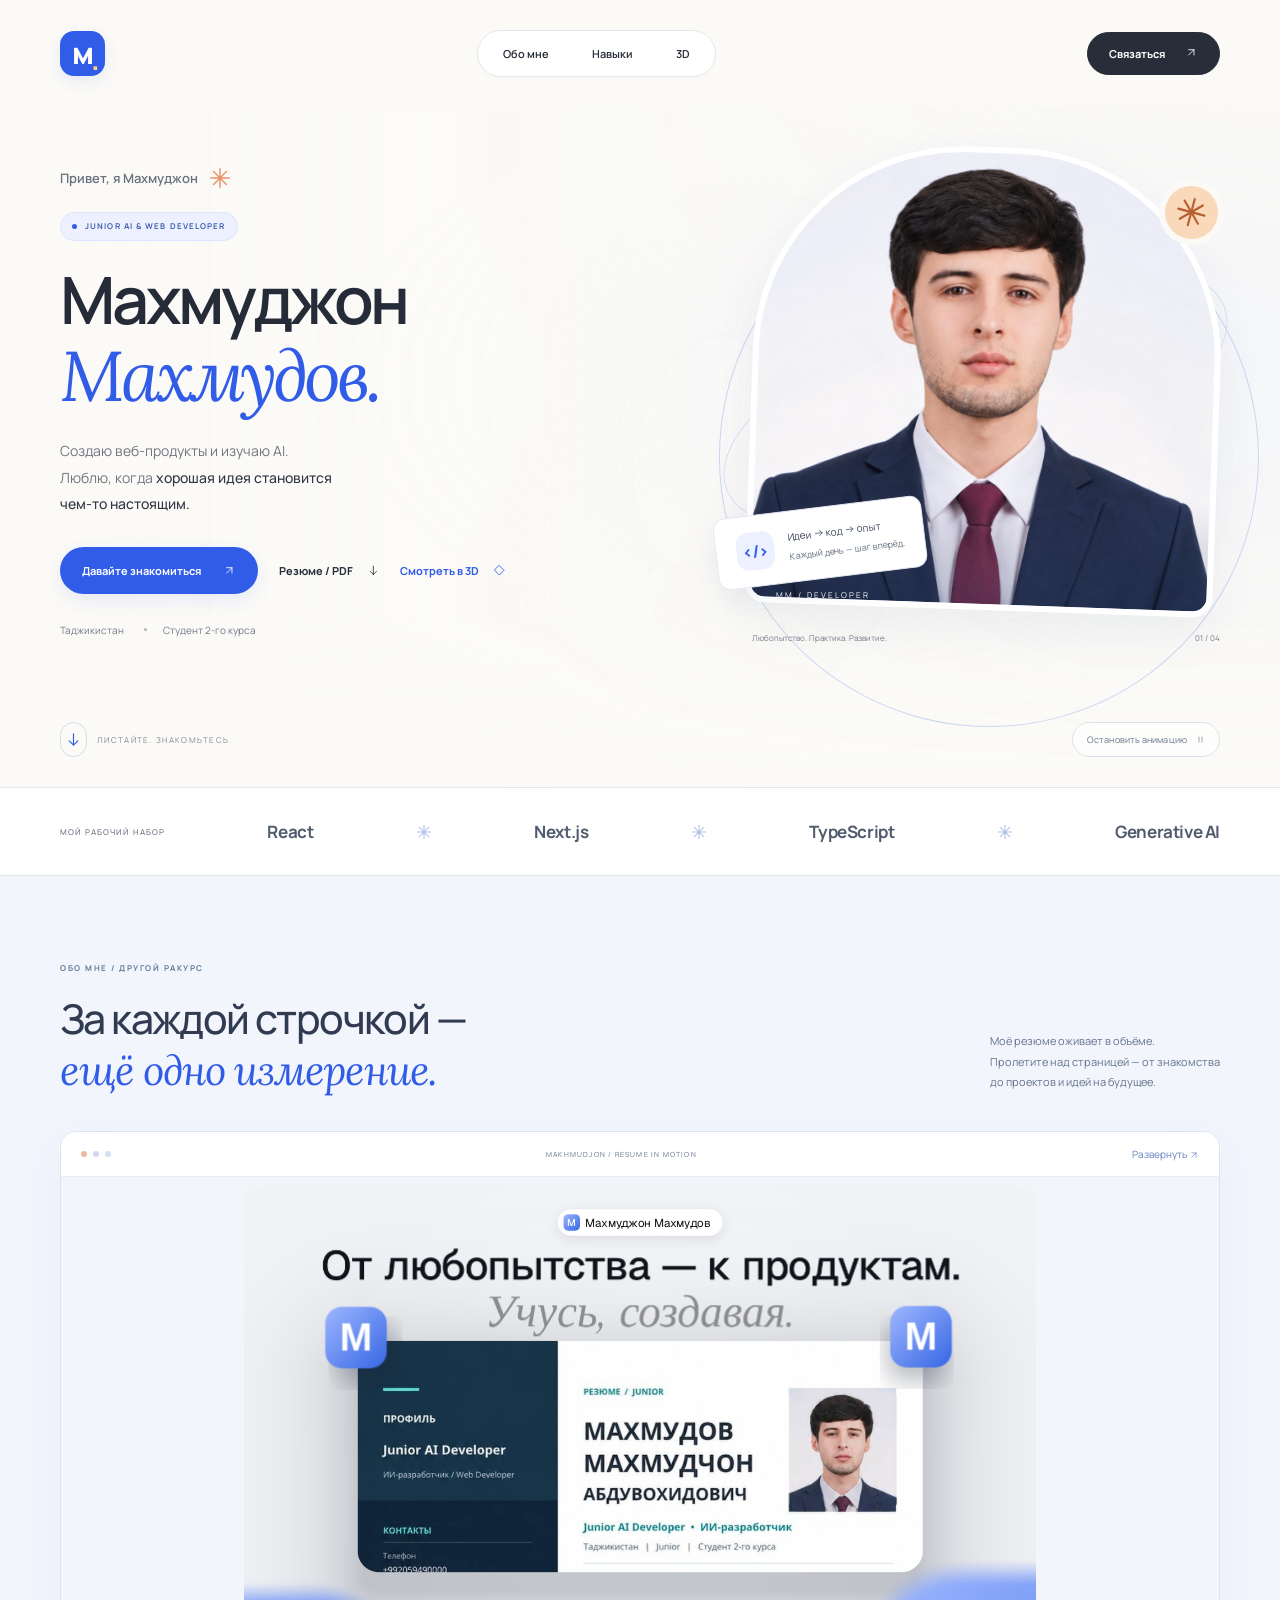
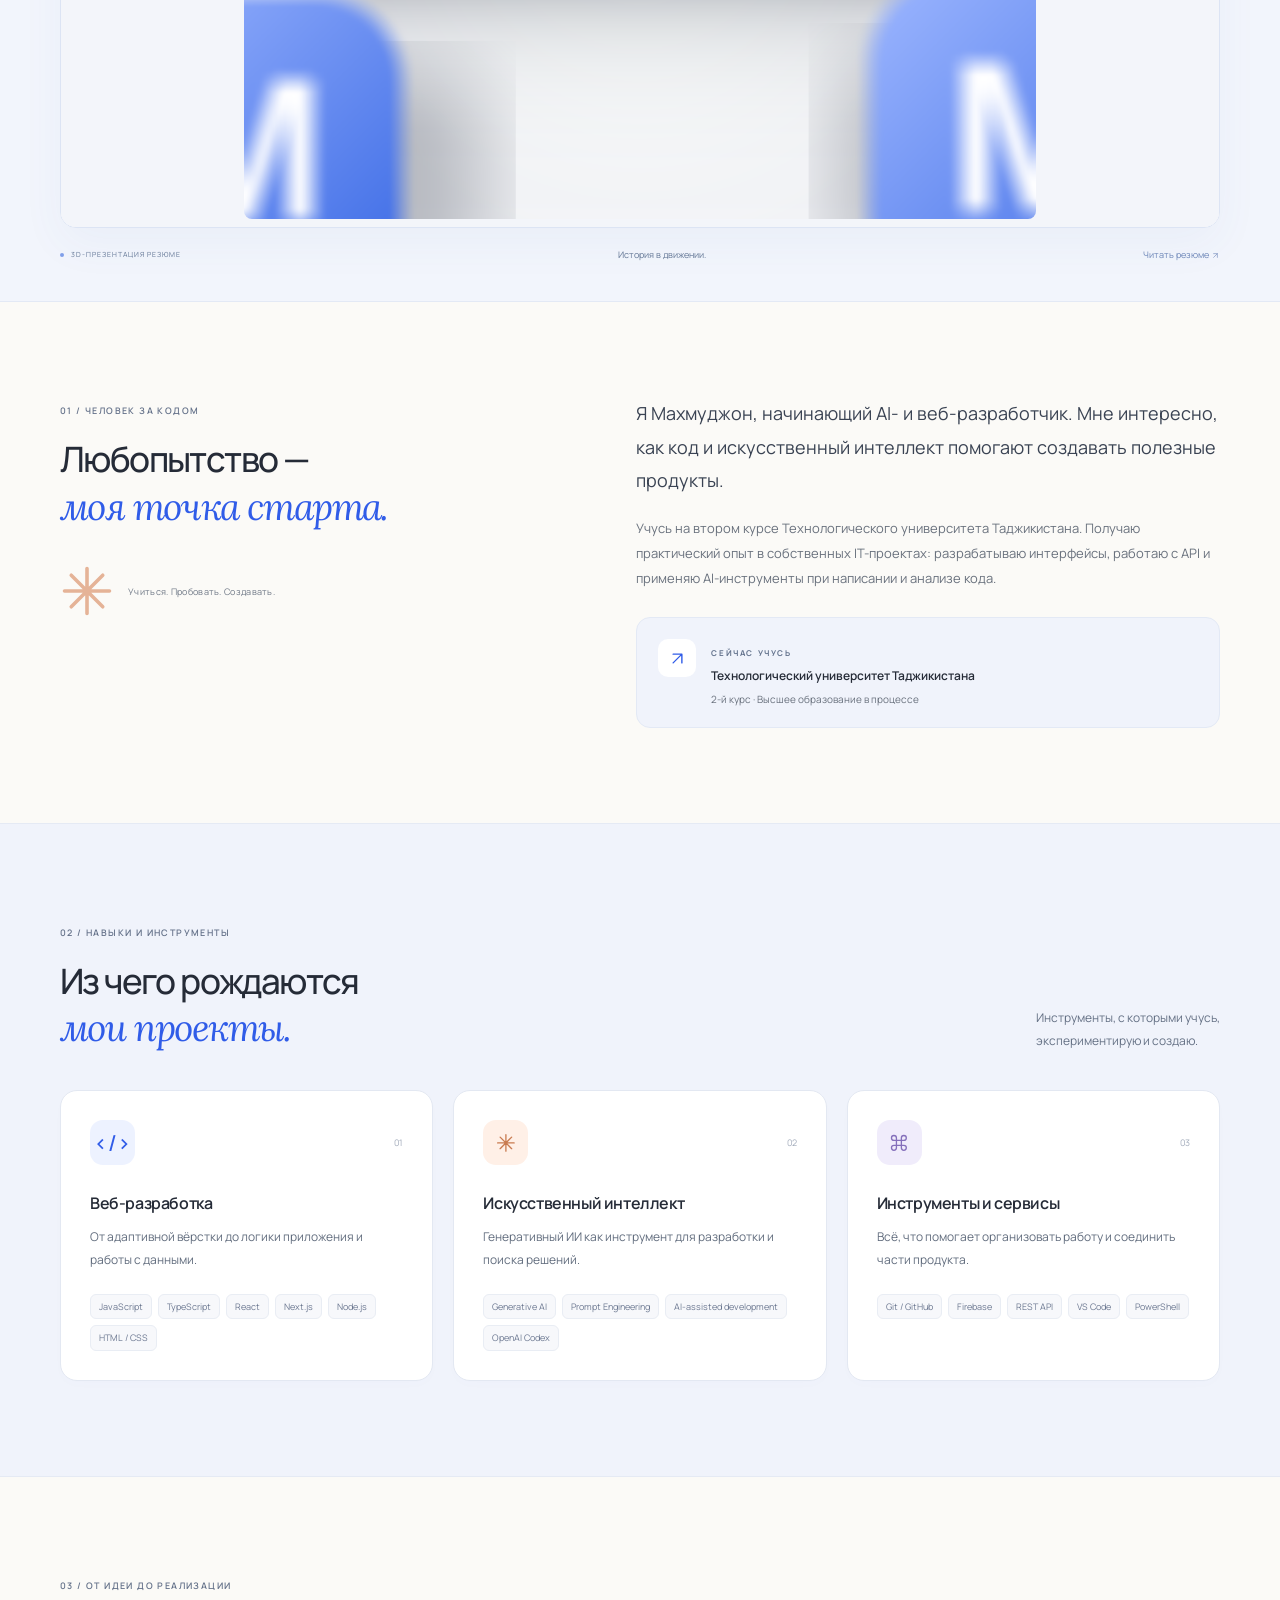
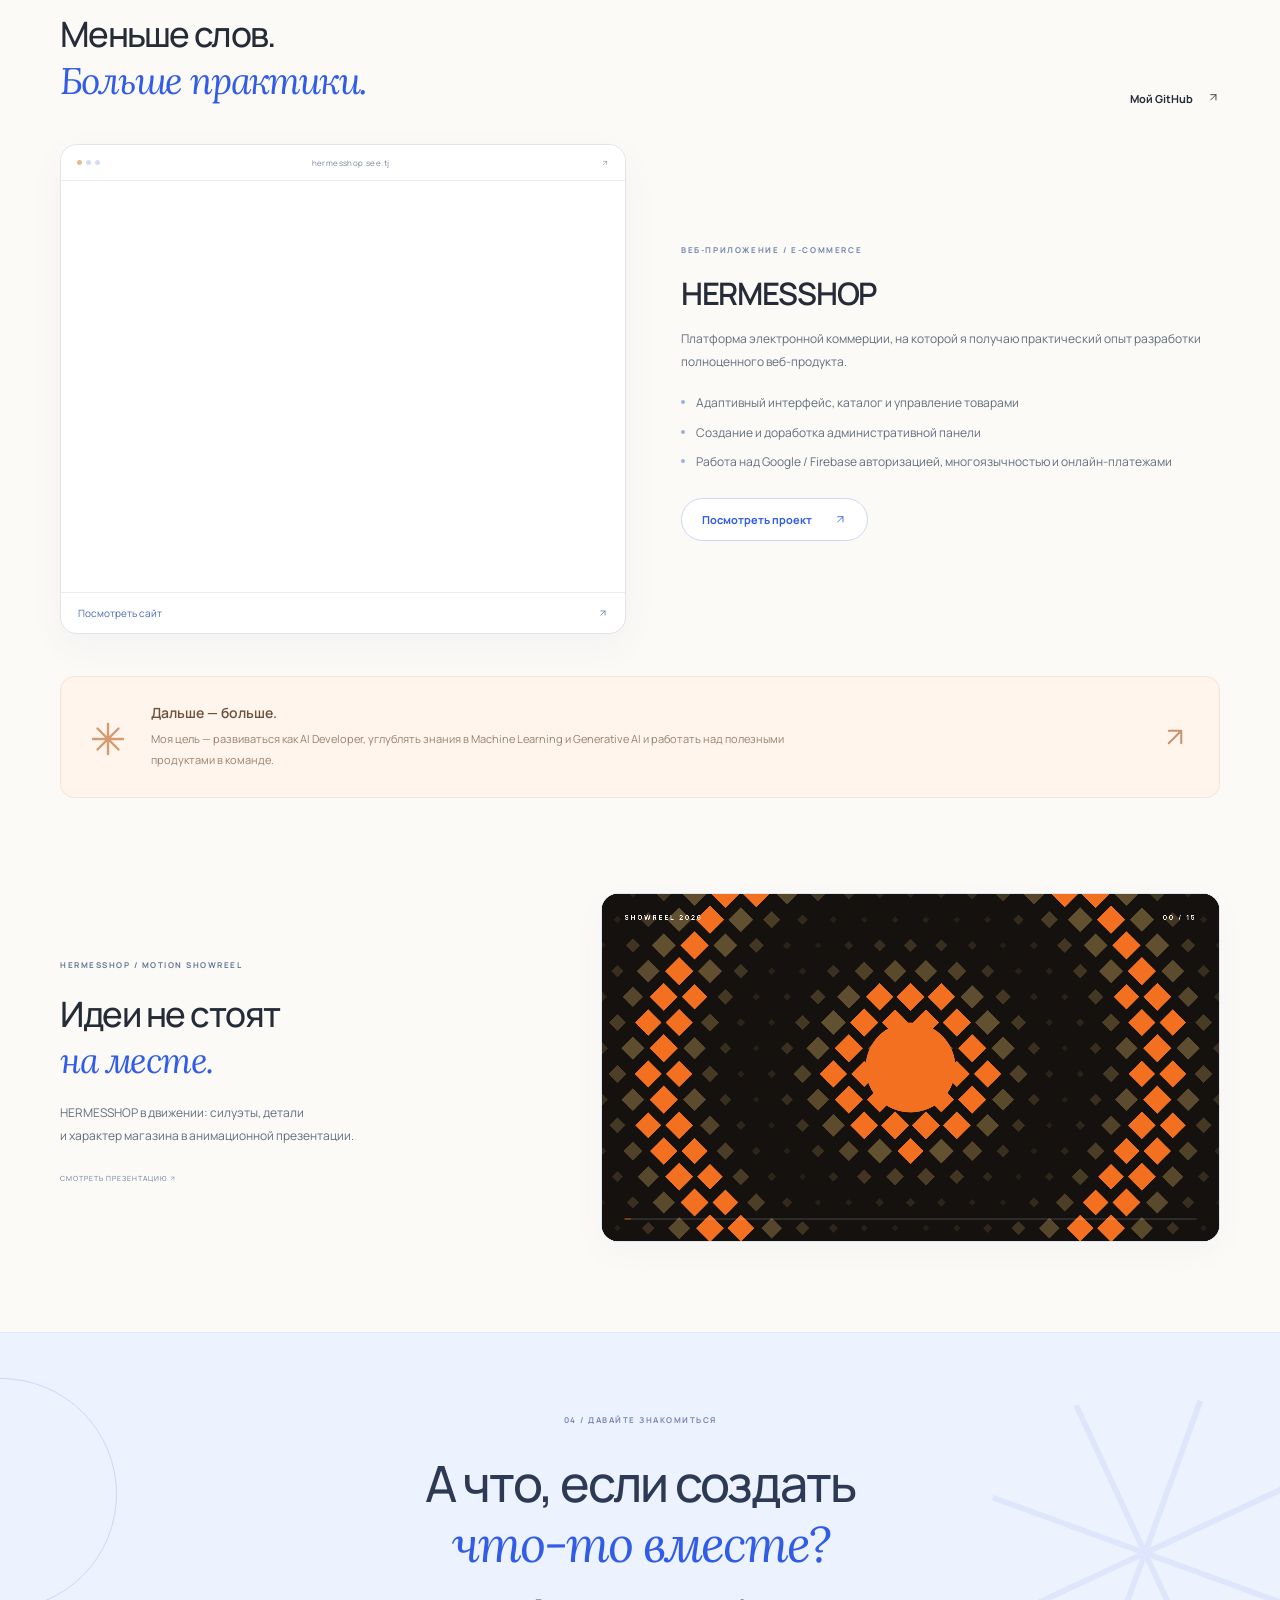
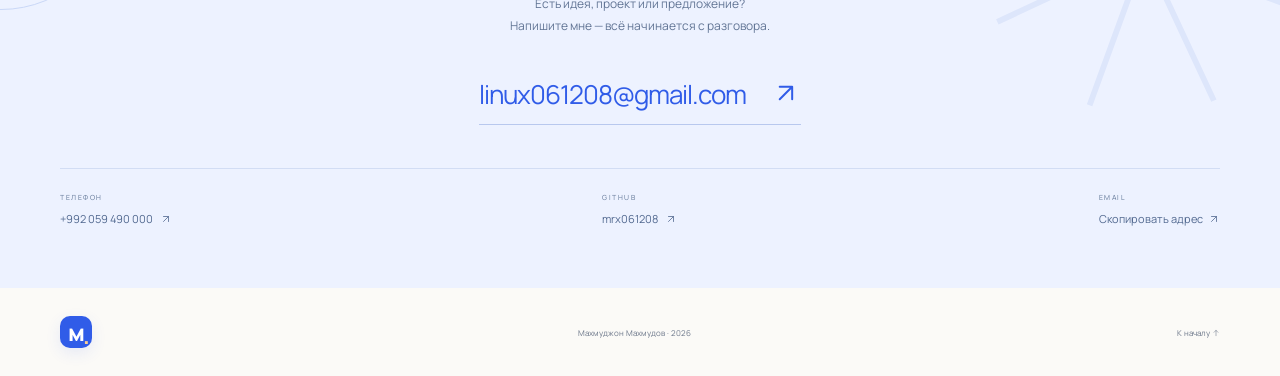
<file: index.html>
<!doctype html>
<html lang="ru">
<head>
  <meta charset="UTF-8" />
  <meta name="viewport" content="width=device-width, initial-scale=1.0" />
  <meta name="format-detection" content="telephone=no" />
  <meta name="description" content="Махмудов Махмуджон — Junior AI & Web Developer. Проекты, навыки и контакты." />
  <meta name="theme-color" content="#fbfaf7" />
  <title>Махмуджон Махмудов — AI & Web Developer</title>
  <link rel="preconnect" href="https://fonts.googleapis.com" />
  <link rel="preconnect" href="https://fonts.gstatic.com" crossorigin />
  <link href="https://fonts.googleapis.com/css2?family=Lora:ital,wght@1,400;1,500&family=Manrope:wght@400;500;600;700;800&display=swap" rel="stylesheet" />
  <link rel="stylesheet" href="style.css" />
  <link rel="stylesheet" href="cinematic.css?v=20261027-svg" />
  <link rel="stylesheet" href="icons.css?v=20261027-svg" />
  <link rel="stylesheet" href="flyover.css" />
  <script src="script.js?v=20261027-svg" defer></script>
</head>
<body class="portfolio">
  <a class="skip-link" href="#main">Перейти к содержимому</a>
  <header class="site-header wrap">
    <a class="brand" href="#" aria-label="Махмуджон Махмудов — на главную">м<span>.</span></a>
    <nav aria-label="Основная навигация"><a href="#about">Обо мне</a><a href="#skills">Навыки</a><a href="#flyover" aria-label="3D-презентация резюме">3D</a></nav>
    <a class="header-contact" href="#contact">Связаться <span aria-hidden="true"><svg class="ui-icon" xmlns="http://www.w3.org/2000/svg" viewBox="0 0 24 24" fill="none" stroke="currentColor" stroke-width="1.6" stroke-linecap="round" stroke-linejoin="round" aria-hidden="true" focusable="false"><path d="M7 17 17 7M7 7h10v10" /></svg></span></a>
  </header>
  <main id="main">
    <div class="hero-stage">
    <video class="ambient-video" autoplay muted loop playsinline preload="auto" poster="images/motion-poster.jpg" aria-hidden="true" tabindex="-1"><source src="images/orbit.webm" type="video/webm" /></video>
    <div class="stage-grid" aria-hidden="true"></div>
    <section class="hero wrap" aria-labelledby="hero-title">
      <div class="hero-copy">
        <p class="hero-hello">Привет, я Махмуджон <span aria-hidden="true"><svg class="ui-icon" xmlns="http://www.w3.org/2000/svg" viewBox="0 0 24 24" fill="none" stroke="currentColor" stroke-width="1.6" stroke-linecap="round" stroke-linejoin="round" aria-hidden="true" focusable="false"><path d="M12 2v20M2 12h20M5 5l14 14M5 19 19 5" /></svg></span></p>
        <p class="eyebrow"><span class="status-dot"></span> JUNIOR AI & WEB DEVELOPER</p>
        <h1 id="hero-title">Махмуджон<br /><span>Махмудов.</span></h1>
        <p class="hero-description">Создаю веб-продукты и изучаю AI.<br /> Люблю, когда <strong>хорошая идея становится<br class="desktop-break" /> чем-то настоящим.</strong></p>
        <div class="hero-actions"><a class="button primary" href="mailto:linux061208@gmail.com">Давайте знакомиться <span aria-hidden="true"><svg class="ui-icon" xmlns="http://www.w3.org/2000/svg" viewBox="0 0 24 24" fill="none" stroke="currentColor" stroke-width="1.6" stroke-linecap="round" stroke-linejoin="round" aria-hidden="true" focusable="false"><path d="M7 17 17 7M7 7h10v10" /></svg></span></a><a class="text-link" href="resume.html" target="_blank" rel="noopener">Резюме / PDF <span aria-hidden="true"><svg class="ui-icon" xmlns="http://www.w3.org/2000/svg" viewBox="0 0 24 24" fill="none" stroke="currentColor" stroke-width="1.6" stroke-linecap="round" stroke-linejoin="round" aria-hidden="true" focusable="false"><path d="M12 4v16m-6-6 6 6 6-6" /></svg></span></a><a class="text-link flyover-hero-link" href="#flyover">Смотреть в 3D <span aria-hidden="true"><svg class="ui-icon" xmlns="http://www.w3.org/2000/svg" viewBox="0 0 24 24" fill="none" stroke="currentColor" stroke-width="1.6" stroke-linecap="round" stroke-linejoin="round" aria-hidden="true" focusable="false"><path d="m12 3 9 9-9 9-9-9Z" /></svg></span></a></div>
        <div class="hero-meta"><span>Таджикистан</span><span>Студент 2-го курса</span></div>
      </div>
      <div class="hero-visual">
        <div class="photo-frame"><img src="images/profile-suit.jpg" alt="Махмуджон Махмудов" width="960" height="1280" fetchpriority="high" /></div>
        <span class="photo-corner" aria-hidden="true"><svg class="ui-icon" xmlns="http://www.w3.org/2000/svg" viewBox="0 0 24 24" fill="none" stroke="currentColor" stroke-width="1.6" stroke-linecap="round" stroke-linejoin="round" aria-hidden="true" focusable="false"><path d="M12 2v20M2 12h20M5 5l14 14M5 19 19 5" /></svg></span>
        <span class="portrait-label">MM / DEVELOPER</span>
        <div class="photo-caption"><span>Любопытство. Практика. Развитие.</span><span>01 / 04</span></div>
        <div class="floating-note"><span class="note-symbol" aria-hidden="true">&lt;/&gt;</span><span>Идеи <svg class="ui-icon" xmlns="http://www.w3.org/2000/svg" viewBox="0 0 24 24" fill="none" stroke="currentColor" stroke-width="1.6" stroke-linecap="round" stroke-linejoin="round" aria-hidden="true" focusable="false"><path d="M4 12h16m-6-6 6 6-6 6" /></svg> код <svg class="ui-icon" xmlns="http://www.w3.org/2000/svg" viewBox="0 0 24 24" fill="none" stroke="currentColor" stroke-width="1.6" stroke-linecap="round" stroke-linejoin="round" aria-hidden="true" focusable="false"><path d="M4 12h16m-6-6 6 6-6 6" /></svg> опыт<br /><strong>Каждый день — шаг вперёд.</strong></span></div>
      </div>
    </section>
    <div class="stage-footer wrap"><a href="#about" class="scroll-cue"><span aria-hidden="true"><svg class="ui-icon" xmlns="http://www.w3.org/2000/svg" viewBox="0 0 24 24" fill="none" stroke="currentColor" stroke-width="1.6" stroke-linecap="round" stroke-linejoin="round" aria-hidden="true" focusable="false"><path d="M12 4v16m-6-6 6 6 6-6" /></svg></span> ЛИСТАЙТЕ. ЗНАКОМЬТЕСЬ.</a><button class="motion-toggle" type="button" aria-pressed="false">Остановить анимацию <span aria-hidden="true"><svg class="ui-icon" xmlns="http://www.w3.org/2000/svg" viewBox="0 0 24 24" fill="none" stroke="currentColor" stroke-width="1.6" stroke-linecap="round" stroke-linejoin="round" aria-hidden="true" focusable="false"><path d="M8 5v14M16 5v14" /></svg></span></button></div>
    </div>
    <div class="tech-strip"><div class="wrap"><span>МОЙ РАБОЧИЙ НАБОР</span><span>React</span><i aria-hidden="true"><svg class="ui-icon" xmlns="http://www.w3.org/2000/svg" viewBox="0 0 24 24" fill="none" stroke="currentColor" stroke-width="1.6" stroke-linecap="round" stroke-linejoin="round" aria-hidden="true" focusable="false"><path d="M12 2v20M2 12h20M5 5l14 14M5 19 19 5" /></svg></i><span>Next.js</span><i aria-hidden="true"><svg class="ui-icon" xmlns="http://www.w3.org/2000/svg" viewBox="0 0 24 24" fill="none" stroke="currentColor" stroke-width="1.6" stroke-linecap="round" stroke-linejoin="round" aria-hidden="true" focusable="false"><path d="M12 2v20M2 12h20M5 5l14 14M5 19 19 5" /></svg></i><span>TypeScript</span><i aria-hidden="true"><svg class="ui-icon" xmlns="http://www.w3.org/2000/svg" viewBox="0 0 24 24" fill="none" stroke="currentColor" stroke-width="1.6" stroke-linecap="round" stroke-linejoin="round" aria-hidden="true" focusable="false"><path d="M12 2v20M2 12h20M5 5l14 14M5 19 19 5" /></svg></i><span>Generative AI</span></div></div>
    <section class="flyover-section" id="flyover" aria-labelledby="flyover-title">
      <div class="wrap">
        <div class="flyover-heading"><div><span class="eyebrow">ОБО МНЕ / ДРУГОЙ РАКУРС</span><h2 id="flyover-title">За каждой строчкой —<br /><em>ещё одно измерение.</em></h2></div><p>Моё резюме оживает в объёме.<br /> Пролетите над страницей — от знакомства<br /> до проектов и идей на будущее.</p></div>
        <div class="flyover-shell">
          <div class="flyover-chrome"><div class="window-dots" aria-hidden="true"><i></i><i></i><i></i></div><span>MAKHMUDJON / RESUME IN MOTION</span><a href="flyover.html" target="_blank" rel="noopener" aria-label="Открыть 3D-презентацию в отдельном окне">Развернуть <svg class="ui-icon" xmlns="http://www.w3.org/2000/svg" viewBox="0 0 24 24" fill="none" stroke="currentColor" stroke-width="1.6" stroke-linecap="round" stroke-linejoin="round" aria-hidden="true" focusable="false"><path d="M7 17 17 7M7 7h10v10" /></svg></a></div>
          <iframe class="flyover-frame" src="flyover.html" title="Интерактивный 3D-пролёт над резюме Махмуджона Махмудова" loading="lazy"></iframe>
          <noscript><p class="flyover-noscript">Для 3D-презентации включите JavaScript. <a href="resume.html">Открыть текстовое резюме <svg class="ui-icon" xmlns="http://www.w3.org/2000/svg" viewBox="0 0 24 24" fill="none" stroke="currentColor" stroke-width="1.6" stroke-linecap="round" stroke-linejoin="round" aria-hidden="true" focusable="false"><path d="M4 12h16m-6-6 6 6-6 6" /></svg></a></p></noscript>
        </div>
        <div class="flyover-caption"><div><span class="flyover-live-dot" aria-hidden="true"></span> 3D-ПРЕЗЕНТАЦИЯ РЕЗЮМЕ</div><span>История в движении.</span><a href="resume.html">Читать резюме <svg class="ui-icon" xmlns="http://www.w3.org/2000/svg" viewBox="0 0 24 24" fill="none" stroke="currentColor" stroke-width="1.6" stroke-linecap="round" stroke-linejoin="round" aria-hidden="true" focusable="false"><path d="M7 17 17 7M7 7h10v10" /></svg></a></div>
      </div>
    </section>
    <section class="section wrap about" id="about" aria-labelledby="about-title">
      <div class="section-label"><span>01 / ЧЕЛОВЕК ЗА КОДОМ</span><h2 id="about-title">Любопытство —<br /><em>моя точка старта.</em></h2><div class="about-doodle" aria-hidden="true"><svg class="ui-icon" xmlns="http://www.w3.org/2000/svg" viewBox="0 0 24 24" fill="none" stroke="currentColor" stroke-width="1.6" stroke-linecap="round" stroke-linejoin="round" aria-hidden="true" focusable="false"><path d="M12 2v20M2 12h20M5 5l14 14M5 19 19 5" /></svg><span>Учиться. Пробовать. Создавать.</span></div></div>
      <div class="about-content"><p class="lead">Я Махмуджон, начинающий AI- и веб-разработчик. Мне интересно, как код и искусственный интеллект помогают создавать полезные продукты.</p><p>Учусь на втором курсе Технологического университета Таджикистана. Получаю практический опыт в собственных IT-проектах: разрабатываю интерфейсы, работаю с API и применяю AI-инструменты при написании и анализе кода.</p>
        <div class="education"><span class="small-icon" aria-hidden="true"><svg class="ui-icon" xmlns="http://www.w3.org/2000/svg" viewBox="0 0 24 24" fill="none" stroke="currentColor" stroke-width="1.6" stroke-linecap="round" stroke-linejoin="round" aria-hidden="true" focusable="false"><path d="M7 17 17 7M7 7h10v10" /></svg></span><div><span class="eyebrow">СЕЙЧАС УЧУСЬ</span><h3>Технологический университет Таджикистана</h3><p>2-й курс · Высшее образование в процессе</p></div></div>
      </div>
    </section>
    <section class="skills-section" id="skills" aria-labelledby="skills-title"><div class="wrap section">
      <div class="section-heading"><div class="section-label"><span>02 / НАВЫКИ И ИНСТРУМЕНТЫ</span><h2 id="skills-title">Из чего рождаются<br /><em>мои проекты.</em></h2></div><p>Инструменты, с которыми учусь,<br /> экспериментирую и создаю.</p></div>
      <div class="skills-grid">
        <article class="skill-card"><div class="card-top"><span class="skill-symbol" aria-hidden="true">&lt;/&gt;</span><span>01</span></div><h3>Веб-разработка</h3><p>От адаптивной вёрстки до логики приложения и работы с данными.</p><ul class="tags"><li>JavaScript</li><li>TypeScript</li><li>React</li><li>Next.js</li><li>Node.js</li><li>HTML / CSS</li></ul></article>
        <article class="skill-card"><div class="card-top"><span class="skill-symbol" aria-hidden="true"><svg class="ui-icon" xmlns="http://www.w3.org/2000/svg" viewBox="0 0 24 24" fill="none" stroke="currentColor" stroke-width="1.6" stroke-linecap="round" stroke-linejoin="round" aria-hidden="true" focusable="false"><path d="M12 2v20M2 12h20M5 5l14 14M5 19 19 5" /></svg></span><span>02</span></div><h3>Искусственный интеллект</h3><p>Генеративный ИИ как инструмент для разработки и поиска решений.</p><ul class="tags"><li>Generative AI</li><li>Prompt Engineering</li><li>AI-assisted development</li><li>OpenAI Codex</li></ul></article>
        <article class="skill-card"><div class="card-top"><span class="skill-symbol" aria-hidden="true"><svg class="ui-icon" xmlns="http://www.w3.org/2000/svg" viewBox="0 0 24 24" fill="none" stroke="currentColor" stroke-width="1.6" stroke-linecap="round" stroke-linejoin="round" aria-hidden="true" focusable="false"><path d="M9 9V6a3 3 0 1 0-3 3h12a3 3 0 1 0-3-3v12a3 3 0 1 0 3-3H6a3 3 0 1 0 3 3V9Z" /></svg></span><span>03</span></div><h3>Инструменты и сервисы</h3><p>Всё, что помогает организовать работу и соединить части продукта.</p><ul class="tags"><li>Git / GitHub</li><li>Firebase</li><li>REST API</li><li>VS Code</li><li>PowerShell</li></ul></article>
      </div>
    </div></section>
    <section class="section wrap projects" id="projects" aria-labelledby="projects-title">
      <div class="section-heading"><div class="section-label"><span>03 / ОТ ИДЕИ ДО РЕАЛИЗАЦИИ</span><h2 id="projects-title">Меньше слов.<br /><em>Больше практики.</em></h2></div><a class="text-link" href="https://github.com/mrx061208" target="_blank" rel="noopener noreferrer">Мой GitHub <span aria-hidden="true"><svg class="ui-icon" xmlns="http://www.w3.org/2000/svg" viewBox="0 0 24 24" fill="none" stroke="currentColor" stroke-width="1.6" stroke-linecap="round" stroke-linejoin="round" aria-hidden="true" focusable="false"><path d="M7 17 17 7M7 7h10v10" /></svg></span></a></div>
      <article class="project">
        <a class="project-preview" href="https://hermesshop.see.tj" target="_blank" rel="noopener noreferrer" aria-label="Открыть HERMESSHOP — посмотреть сайт магазина">
          <div class="project-preview-header"><span class="preview-dots" aria-hidden="true"><i></i><i></i><i></i></span><span>hermesshop.see.tj</span><span aria-hidden="true"><svg class="ui-icon" xmlns="http://www.w3.org/2000/svg" viewBox="0 0 24 24" fill="none" stroke="currentColor" stroke-width="1.6" stroke-linecap="round" stroke-linejoin="round" aria-hidden="true" focusable="false"><path d="M7 17 17 7M7 7h10v10" /></svg></span></div>
          <img src="images/hermesshop-preview.jpg" alt="Главная страница HERMESSHOP: светлый магазин сумок с заголовком «Вне времени. Современная элегантность» и фотографией кожаной сумки" width="1440" height="1050" loading="lazy" decoding="async" />
          <div class="project-preview-caption"><span>Посмотреть сайт</span><span aria-hidden="true"><svg class="ui-icon" xmlns="http://www.w3.org/2000/svg" viewBox="0 0 24 24" fill="none" stroke="currentColor" stroke-width="1.6" stroke-linecap="round" stroke-linejoin="round" aria-hidden="true" focusable="false"><path d="M7 17 17 7M7 7h10v10" /></svg></span></div>
        </a>
        <div class="project-copy"><span class="eyebrow">ВЕБ-ПРИЛОЖЕНИЕ / E-COMMERCE</span><h3>HERMESSHOP</h3><p>Платформа электронной коммерции, на которой я получаю практический опыт разработки полноценного веб-продукта.</p><ul class="project-features"><li>Адаптивный интерфейс, каталог и управление товарами</li><li>Создание и доработка административной панели</li><li>Работа над Google / Firebase авторизацией, многоязычностью и онлайн-платежами</li></ul><a class="button outlined" href="https://hermesshop.see.tj" target="_blank" rel="noopener noreferrer">Посмотреть проект <span aria-hidden="true"><svg class="ui-icon" xmlns="http://www.w3.org/2000/svg" viewBox="0 0 24 24" fill="none" stroke="currentColor" stroke-width="1.6" stroke-linecap="round" stroke-linejoin="round" aria-hidden="true" focusable="false"><path d="M7 17 17 7M7 7h10v10" /></svg></span></a></div>
      </article>
      <div class="direction"><span class="direction-star" aria-hidden="true"><svg class="ui-icon" xmlns="http://www.w3.org/2000/svg" viewBox="0 0 24 24" fill="none" stroke="currentColor" stroke-width="1.6" stroke-linecap="round" stroke-linejoin="round" aria-hidden="true" focusable="false"><path d="M12 2v20M2 12h20M5 5l14 14M5 19 19 5" /></svg></span><div><h3>Дальше — больше.</h3><p>Моя цель — развиваться как AI Developer, углублять знания в Machine Learning и Generative AI и работать над полезными продуктами в команде.</p></div><span class="direction-arrow" aria-hidden="true"><svg class="ui-icon" xmlns="http://www.w3.org/2000/svg" viewBox="0 0 24 24" fill="none" stroke="currentColor" stroke-width="1.6" stroke-linecap="round" stroke-linejoin="round" aria-hidden="true" focusable="false"><path d="M7 17 17 7M7 7h10v10" /></svg></span></div>
    </section>
    <section class="motion-section wrap" aria-labelledby="motion-title">
      <div class="motion-copy"><span class="eyebrow">HERMESSHOP / MOTION SHOWREEL</span><h2 id="motion-title">Идеи не стоят<br /><em>на месте.</em></h2><p>HERMESSHOP в движении: силуэты, детали<br class="desktop-break" /> и характер магазина в анимационной презентации.</p><a class="film-label showreel-link" href="hermesshop-showreel.html" target="_blank" rel="noopener">СМОТРЕТЬ ПРЕЗЕНТАЦИЮ <svg class="ui-icon" xmlns="http://www.w3.org/2000/svg" viewBox="0 0 24 24" fill="none" stroke="currentColor" stroke-width="1.6" stroke-linecap="round" stroke-linejoin="round" aria-hidden="true" focusable="false"><path d="M7 17 17 7M7 7h10v10" /></svg></a></div>
      <div class="motion-player"><iframe class="showreel-frame" src="hermesshop-showreel.html" title="HERMESSHOP — анимационная презентация магазина сумок" loading="lazy"></iframe></div>
    </section>
    <section class="contact-section" id="contact" aria-labelledby="contact-title"><div class="wrap">
      <div class="contact-heading"><span class="eyebrow">04 / ДАВАЙТЕ ЗНАКОМИТЬСЯ</span><h2 id="contact-title">А что, если создать<br /><em>что-то вместе?</em></h2><p>Есть идея, проект или предложение?<br /> Напишите мне — всё начинается с разговора.</p><a class="contact-email" href="mailto:linux061208@gmail.com">linux061208@gmail.com <span aria-hidden="true"><svg class="ui-icon" xmlns="http://www.w3.org/2000/svg" viewBox="0 0 24 24" fill="none" stroke="currentColor" stroke-width="1.6" stroke-linecap="round" stroke-linejoin="round" aria-hidden="true" focusable="false"><path d="M7 17 17 7M7 7h10v10" /></svg></span></a></div>
      <div class="contact-links"><a href="tel:+992059490000"><span>ТЕЛЕФОН</span><span class="contact-value">+992 059 490 000 <svg class="ui-icon" xmlns="http://www.w3.org/2000/svg" viewBox="0 0 24 24" fill="none" stroke="currentColor" stroke-width="1.6" stroke-linecap="round" stroke-linejoin="round" aria-hidden="true" focusable="false"><path d="M7 17 17 7M7 7h10v10" /></svg></span></a><a href="https://github.com/mrx061208" target="_blank" rel="noopener noreferrer"><span>GITHUB</span><span class="contact-value">mrx061208 <svg class="ui-icon" xmlns="http://www.w3.org/2000/svg" viewBox="0 0 24 24" fill="none" stroke="currentColor" stroke-width="1.6" stroke-linecap="round" stroke-linejoin="round" aria-hidden="true" focusable="false"><path d="M7 17 17 7M7 7h10v10" /></svg></span></a><button type="button" id="copy-email"><span>EMAIL</span><span>Скопировать адрес <svg class="ui-icon" xmlns="http://www.w3.org/2000/svg" viewBox="0 0 24 24" fill="none" stroke="currentColor" stroke-width="1.6" stroke-linecap="round" stroke-linejoin="round" aria-hidden="true" focusable="false"><path d="M7 17 17 7M7 7h10v10" /></svg></span></button></div>
      <p id="copy-status" class="copy-status" role="status" aria-live="polite"></p>
    </div></section>
  </main>
  <footer class="site-footer wrap"><a class="brand" href="#" aria-label="Наверх">м<span>.</span></a><span>Махмуджон Махмудов · <span id="year">2026</span></span><a href="#">К началу <svg class="ui-icon" xmlns="http://www.w3.org/2000/svg" viewBox="0 0 24 24" fill="none" stroke="currentColor" stroke-width="1.6" stroke-linecap="round" stroke-linejoin="round" aria-hidden="true" focusable="false"><path d="M12 20V4m-6 6 6-6 6 6" /></svg></a></footer>
</body>
</html>
</file>
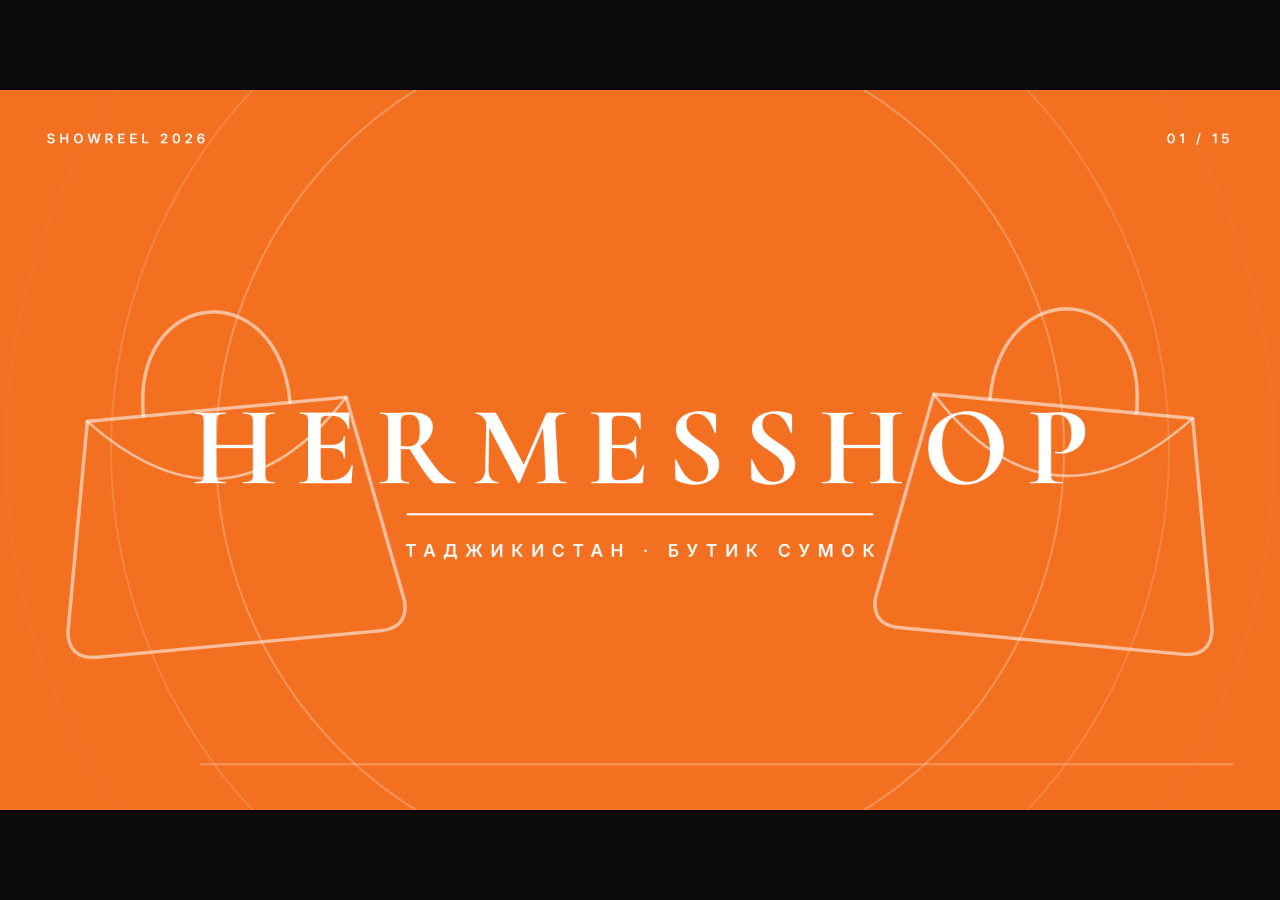
<file: hermesshop-showreel.html>
<!DOCTYPE html>
<html lang="ru">
<head>
<meta charset="utf-8">
<meta name="viewport" content="width=device-width, initial-scale=1, viewport-fit=cover">
<title>HERMESSHOP — Motion Showreel</title>
<link rel="preconnect" href="https://fonts.googleapis.com">
<link rel="stylesheet" href="https://fonts.googleapis.com/css2?family=Cormorant+Garamond:ital,wght@0,600;0,700;1,500&family=Inter:wght@500;600&display=swap">
<style>
:root{box-sizing:border-box;padding-top:env(safe-area-inset-top,0px);padding-bottom:env(safe-area-inset-bottom,0px);--bg:#0b0a09;--fg:#f4efe6;--ac:#f37021}
html{scroll-padding-top:env(safe-area-inset-top,0px);height:100%}
*{box-sizing:border-box}
body{margin:0;min-height:100%;background:var(--bg);color:var(--fg);font-family:Inter,system-ui,sans-serif;display:flex;flex-direction:column;align-items:center;justify-content:center;gap:14px;padding:12px}
#wrap{width:min(100%,1280px)}
canvas{width:100%;aspect-ratio:16/9;display:block;border-radius:10px;background:#14110f;cursor:pointer}
.bar{width:min(100%,1280px);display:flex;gap:12px;align-items:center}
button{background:var(--ac);color:#fff;border:0;border-radius:999px;padding:9px 18px;font:600 14px Inter,system-ui,sans-serif;cursor:pointer}
button.g{background:#2a2622;color:var(--fg)}
input[type=range]{flex:1;accent-color:var(--ac)}
#tm{font-variant-numeric:tabular-nums;font-size:13px;opacity:.7;min-width:44px;text-align:right}

body{padding:0;gap:0;height:100%;min-height:0;overflow:hidden}
#wrap{width:100%;max-width:none}
canvas{border-radius:0;cursor:default}
@media(prefers-reduced-motion:reduce){*{animation:none!important}}
</style>
</head>
<body>
<div id="wrap"><canvas id="c" width="1920" height="1080" role="img" aria-label="HERMESSHOP — анимационная презентация магазина сумок"></canvas></div>

<script src="hermesshop-showreel.js"></script>
</body>
</html>
</file>
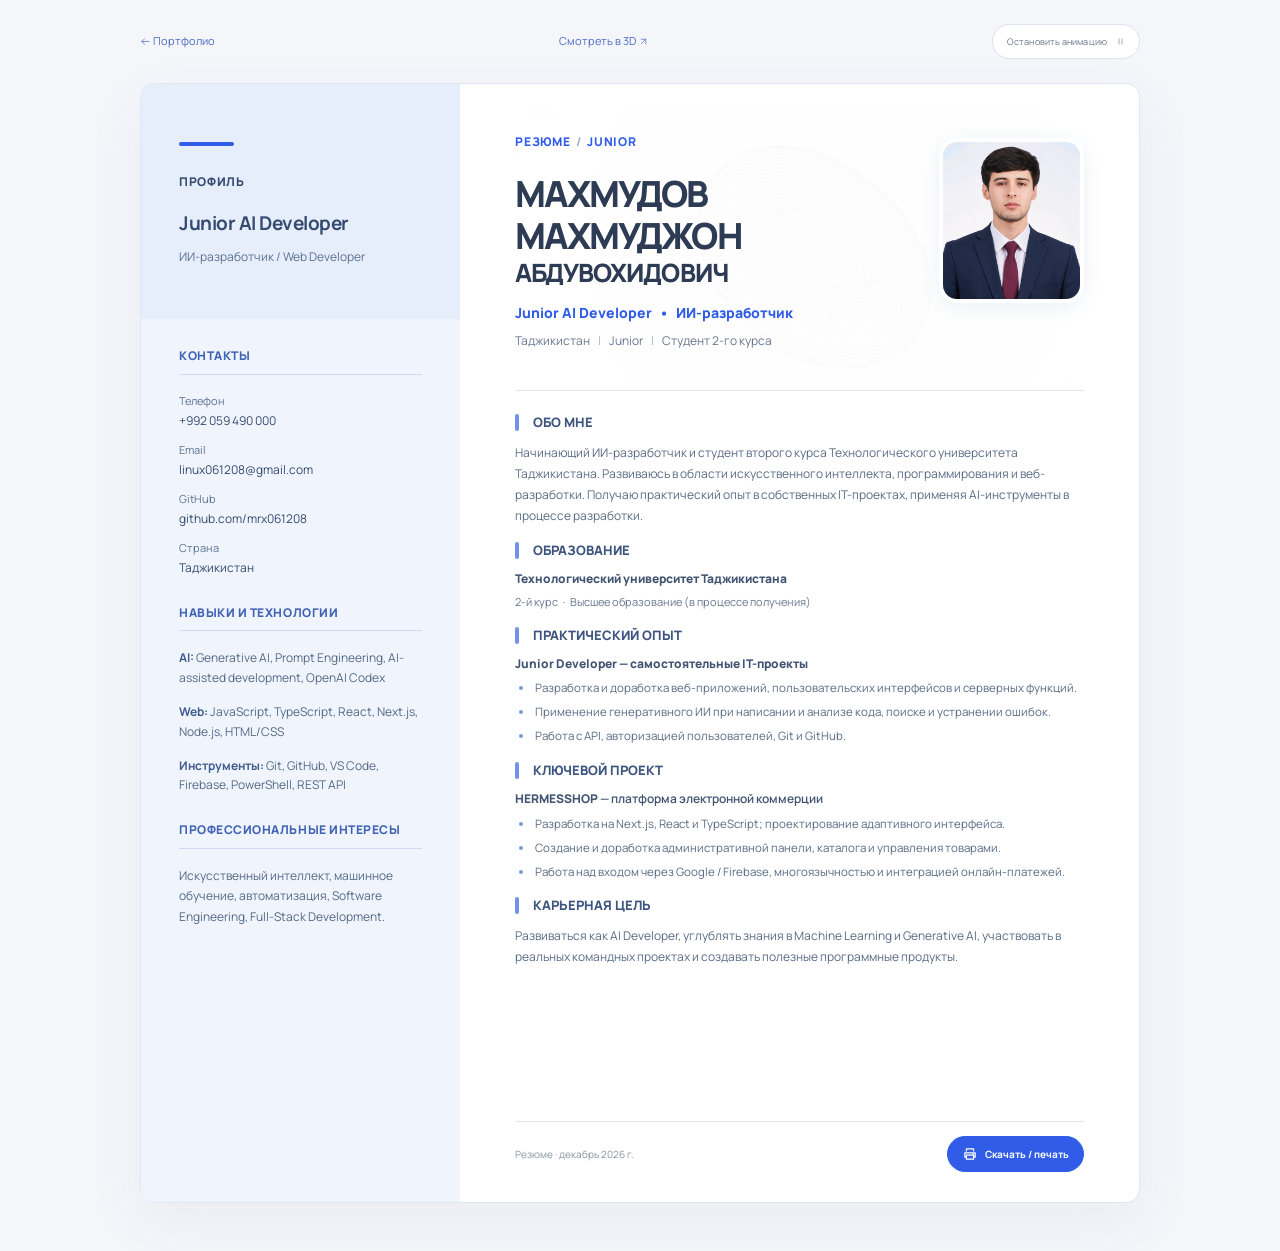
<file: resume.html>
<!doctype html>
<html lang="ru">
  <head>
    <meta charset="UTF-8" />
    <meta name="viewport" content="width=device-width, initial-scale=1.0" />
  <meta name="format-detection" content="telephone=no" />
    <meta
      name="description"
      content="Резюме Махмудова Махмуджона — Junior AI Developer и Web Developer из Таджикистана."
    />
    <meta name="theme-color" content="#fbfaf7" />
    <title>Махмудов Махмуджон — Junior AI Developer</title>
    <link rel="preconnect" href="https://fonts.googleapis.com" />
    <link rel="preconnect" href="https://fonts.gstatic.com" crossorigin />
    <link
      href="https://fonts.googleapis.com/css2?family=Manrope:wght@400;500;600;700;800&display=swap"
      rel="stylesheet"
    />
    <link rel="stylesheet" href="resume.css" />
    <link rel="stylesheet" href="cinematic.css?v=20261027-svg" />
  <link rel="stylesheet" href="icons.css?v=20261027-svg" />
    <script src="script.js?v=20261027-svg" defer></script>
  </head>
  <body class="resume-page">
    <nav class="resume-toolbar" aria-label="Управление резюме"><a href="index.html"><svg class="ui-icon" xmlns="http://www.w3.org/2000/svg" viewBox="0 0 24 24" fill="none" stroke="currentColor" stroke-width="1.6" stroke-linecap="round" stroke-linejoin="round" aria-hidden="true" focusable="false"><path d="M20 12H4m6-6-6 6 6 6" /></svg> Портфолио</a><a href="flyover.html">Смотреть в 3D <svg class="ui-icon" xmlns="http://www.w3.org/2000/svg" viewBox="0 0 24 24" fill="none" stroke="currentColor" stroke-width="1.6" stroke-linecap="round" stroke-linejoin="round" aria-hidden="true" focusable="false"><path d="M7 17 17 7M7 7h10v10" /></svg></a><button class="motion-toggle" type="button" aria-pressed="false">Остановить анимацию <svg class="ui-icon" xmlns="http://www.w3.org/2000/svg" viewBox="0 0 24 24" fill="none" stroke="currentColor" stroke-width="1.6" stroke-linecap="round" stroke-linejoin="round" aria-hidden="true" focusable="false"><path d="M8 5v14M16 5v14" /></svg></button></nav>
    <div class="resume">
      <main class="main-content">
        <header class="resume-header">
          <video class="ambient-video" autoplay muted loop playsinline preload="metadata" poster="images/motion-poster.jpg" aria-hidden="true" tabindex="-1"><source src="images/orbit.webm" type="video/webm" /></video>
          <div class="header-copy">
            <p class="eyebrow header-eyebrow">Резюме <span>/</span> Junior</p>
            <h1>Махмудов<br />Махмуджон <span>Абдувохидович</span></h1>
            <p class="role-line">Junior AI Developer <span aria-hidden="true">•</span> ИИ-разработчик</p>
            <p class="meta-line">Таджикистан <span>|</span> Junior <span>|</span> Студент 2-го курса</p>
          </div>
          <img class="portrait" src="images/profile-suit.jpg" alt="Махмудов Махмуджон" width="960" height="1280" />
        </header>

        <div class="header-rule"></div>

        <section class="resume-section">
          <h2>Обо мне</h2>
          <p>
            Начинающий ИИ-разработчик и студент второго курса Технологического
            университета Таджикистана. Развиваюсь в области искусственного
            интеллекта, программирования и веб-разработки. Получаю практический
            опыт в собственных IT-проектах, применяя AI-инструменты в процессе
            разработки.
          </p>
        </section>

        <section class="resume-section">
          <h2>Образование</h2>
          <div class="entry">
            <h3>Технологический университет Таджикистана</h3>
            <p class="entry-detail">2-й курс <span>·</span> Высшее образование (в процессе получения)</p>
          </div>
        </section>

        <section class="resume-section">
          <h2>Практический опыт</h2>
          <div class="entry">
            <h3>Junior Developer — самостоятельные IT-проекты</h3>
            <ul class="bullet-list">
              <li>Разработка и доработка веб-приложений, пользовательских интерфейсов и серверных функций.</li>
              <li>Применение генеративного ИИ при написании и анализе кода, поиске и устранении ошибок.</li>
              <li>Работа с API, авторизацией пользователей, Git и GitHub.</li>
            </ul>
          </div>
        </section>

        <section class="resume-section">
          <h2>Ключевой проект</h2>
          <div class="entry">
            <h3>
              <a class="project-link" href="https://hermesshop.see.tj" target="_blank" rel="noopener noreferrer">HERMESSHOP</a>
              <span class="project-caption">— платформа электронной коммерции</span>
            </h3>
            <ul class="bullet-list">
              <li>Разработка на Next.js, React и TypeScript; проектирование адаптивного интерфейса.</li>
              <li>Создание и доработка административной панели, каталога и управления товарами.</li>
              <li>Работа над входом через Google / Firebase, многоязычностью и интеграцией онлайн-платежей.</li>
            </ul>
          </div>
        </section>

        <section class="resume-section career-section">
          <h2>Карьерная цель</h2>
          <p>
            Развиваться как AI Developer, углублять знания в Machine Learning и
            Generative AI, участвовать в реальных командных проектах и создавать
            полезные программные продукты.
          </p>
        </section>

        <footer class="resume-footer">
          <span>Резюме <span aria-hidden="true">·</span> <time id="resume-date"></time></span>
          <button class="print-button" id="print-resume" type="button">
            <svg aria-hidden="true" viewBox="0 0 20 20" fill="none">
              <path d="M5.5 7V3.5h9V7M5.5 14h-2V8.5h13V14h-2M5.5 11.5h9v5h-9z" stroke="currentColor" stroke-width="1.5" stroke-linejoin="round" />
              <path d="M14 10.5h.01" stroke="currentColor" stroke-width="2" stroke-linecap="round" />
            </svg>
            Скачать / печать
          </button>
        </footer>
      </main>

      <aside class="sidebar" aria-label="Контактная информация и навыки">
        <div class="sidebar-top">
          <div class="accent-line" aria-hidden="true"></div>
          <p class="eyebrow">Профиль</p>
          <h2>Junior AI Developer</h2>
          <p class="sidebar-intro">ИИ-разработчик / Web Developer</p>
        </div>

        <div class="sidebar-content">
          <section class="sidebar-section">
            <h2 class="sidebar-heading">Контакты</h2>
            <dl class="contact-list">
              <div>
                <dt>Телефон</dt>
                <dd><a href="tel:+992059490000">+992 059 490 000</a></dd>
              </div>
              <div>
                <dt>Email</dt>
                <dd>
                  <a href="mailto:linux061208@gmail.com">linux061208@gmail.com</a>
                </dd>
              </div>
              <div>
                <dt>GitHub</dt>
                <dd>
                  <a href="https://github.com/mrx061208" target="_blank" rel="noreferrer">
                    github.com/mrx061208
                  </a>
                </dd>
              </div>
              <div>
                <dt>Страна</dt>
                <dd>Таджикистан</dd>
              </div>
            </dl>
          </section>

          <section class="sidebar-section">
            <h2 class="sidebar-heading">Навыки и технологии</h2>
            <ul class="skill-list">
              <li><strong>AI:</strong> Generative AI, Prompt Engineering, AI-assisted development, OpenAI Codex</li>
              <li><strong>Web:</strong> JavaScript, TypeScript, React, Next.js, Node.js, HTML/CSS</li>
              <li><strong>Инструменты:</strong> Git, GitHub, VS Code, Firebase, PowerShell, REST API</li>
            </ul>
          </section>

          <section class="sidebar-section interests-section">
            <h2 class="sidebar-heading">Профессиональные интересы</h2>
            <p>
              Искусственный интеллект, машинное обучение, автоматизация, Software
              Engineering, Full-Stack Development.
            </p>
          </section>
        </div>
      </aside>
    </div>
  </body>
</html>
</file>
<file: style.css>
:root{--paper:#f6f5f0;--ink:#272b23;--muted:#6c7065;--green:#556345;--lime:#e2e9a7;--line:#dcded3;font-family:Manrope,"Segoe UI",sans-serif;color:var(--ink);background:var(--paper);font-synthesis:none;text-rendering:optimizeLegibility}
*{box-sizing:border-box}html{scroll-behavior:smooth;scroll-padding-top:35px}body{margin:0;min-width:320px}a{color:inherit;text-decoration:none}button{font:inherit}a,button{-webkit-tap-highlight-color:transparent;touch-action:manipulation}a:focus-visible,button:focus-visible{outline:3px solid var(--green);outline-offset:6px}::selection{background:var(--lime)}.wrap{width:min(1160px,calc(100% - 96px));margin-inline:auto}.skip-link{position:fixed;top:-80px;left:20px;background:var(--ink);color:white;padding:12px;z-index:10}.skip-link:focus{top:12px}.site-header{display:flex;align-items:center;justify-content:space-between;height:108px;border-bottom:1px solid var(--line)}.brand{font-size:36px;font-weight:800;letter-spacing:-4px;line-height:1}.brand span{color:var(--green)}nav{display:flex;gap:34px;font-size:13px;font-weight:600}nav a,.text-link,.site-footer>a:last-child{transition:color .2s}nav a:hover,.text-link:hover,.site-footer>a:last-child:hover{color:var(--green)}.header-contact{font-size:13px;border:1px solid #c4c9b9;border-radius:30px;padding:12px 21px;font-weight:700}.header-contact span{margin-left:18px}.header-contact:hover{background:var(--lime)}
.hero{display:grid;grid-template-columns:1.2fr 1fr;align-items:center;gap:64px;padding-block:72px 85px}.eyebrow{font-size:10px;font-weight:700;letter-spacing:1.6px;line-height:1.6}.hero .eyebrow{display:flex;align-items:center;gap:9px;margin:0 0 27px}.status-dot{display:inline-block;width:7px;height:7px;background:var(--green);border-radius:50%;box-shadow:0 0 0 4px #e6e9df}h1{font-size:clamp(42px,4.5vw,65px);font-weight:600;line-height:1.13;letter-spacing:-3.4px;margin:0 0 25px}h1>span{color:var(--green)}.hero-description{font-size:16px;line-height:1.9;color:var(--muted);margin:0}.hero-actions{display:flex;align-items:center;gap:26px;margin-top:32px}.button{display:inline-flex;align-items:center;justify-content:space-between;gap:28px;padding:17px 23px;border-radius:5px;font-size:12px;font-weight:700;transition:transform .2s,background .2s}.button:hover{transform:translateY(-3px)}.primary{background:var(--green);color:#fff}.primary:hover{background:#414f33}.text-link{font-size:12px;font-weight:700;white-space:nowrap}.text-link span{margin-left:12px}.hero-meta{display:flex;gap:20px;margin-top:45px;color:var(--muted);font-size:10px}.hero-meta span+span:before{content:"";display:inline-block;width:3px;height:3px;border-radius:50%;background:#969c88;margin:0 16px 3px 0}.hero-visual{position:relative;padding:0 0 15px 18px;min-width:0}.photo-frame{height:440px;border-radius:100px 6px 6px 6px;overflow:hidden;background:#d9ded3}.photo-frame img{display:block;width:100%;height:100%;object-fit:cover;object-position:50% 34%}.photo-corner{position:absolute;right:18px;top:14px;display:grid;place-items:center;width:38px;height:38px;background:var(--paper);border-radius:50%;font-size:23px}.photo-caption{display:flex;justify-content:space-between;font-size:9px;color:var(--muted);margin-top:15px;gap:10px}.floating-note{display:flex;gap:14px;align-items:center;position:absolute;bottom:53px;left:-30px;padding:18px 22px;background:var(--lime);border:5px solid var(--paper);border-radius:7px;transform:rotate(-5deg);font-size:10px;line-height:1.9;box-shadow:0 8px 18px #272b230b}.floating-note strong{font-weight:500}.note-symbol{font-size:34px;line-height:1}
.tech-strip{border-block:1px solid var(--line)}.tech-strip>.wrap{min-height:80px;display:flex;align-items:center;justify-content:space-between;gap:20px}.tech-strip span{font-size:16px;font-weight:600;letter-spacing:-.4px}.tech-strip span:first-child{font-size:9px;letter-spacing:1px;color:var(--muted);font-weight:500}.tech-strip i{font-style:normal;color:#a2aa8c;font-size:18px}.section{padding-block:88px}.about{display:grid;grid-template-columns:1fr 1.25fr;gap:100px}.section-label>span{font-size:10px;letter-spacing:1.7px;color:var(--muted);font-weight:600}.section-label h2{font-size:34px;line-height:1.3;letter-spacing:-1.5px;font-weight:600;margin:20px 0 0}.section-label h2>span{color:var(--green)}.about-content>p{margin:0 0 19px;color:var(--muted);font-size:13px;line-height:1.95}.about-content .lead{font-size:17px;color:var(--ink);line-height:1.8}.education{display:flex;gap:18px;border-top:1px solid var(--line);padding-top:25px;margin-top:28px}.small-icon{flex:0 0 38px;height:38px;background:#e8ebdf;border-radius:50%;display:grid;place-items:center;font-size:21px;color:var(--green)}.education .eyebrow{color:var(--muted);font-size:8px}.education h3{font-size:12px;line-height:1.7;margin:5px 0}.education p{font-size:10px;color:var(--muted);margin:0}
.skills-section{background:#eeeee7;border-block:1px solid var(--line)}.section-heading{display:flex;justify-content:space-between;align-items:end;gap:25px;margin-bottom:36px}.section-heading>p{font-size:12px;line-height:1.9;color:var(--muted);margin:0}.skills-grid{display:grid;grid-template-columns:repeat(3,minmax(0,1fr));gap:18px}.skill-card{border:1px solid #d8dccf;border-radius:7px;padding:28px;background:#f6f5f0;transition:border-color .2s,transform .2s}.skill-card:hover{border-color:#9aa48b;transform:translateY(-4px)}.card-top{display:flex;justify-content:space-between;align-items:center;color:#89927b;font-size:10px;margin-bottom:27px}.skill-symbol{color:var(--green);font-size:26px;font-weight:500}.skill-card h3{font-size:16px;font-weight:600;letter-spacing:-.4px;margin:0 0 12px}.skill-card p{font-size:11px;line-height:1.9;color:var(--muted);margin:0 0 23px;min-height:42px}.tags{display:flex;flex-wrap:wrap;gap:7px;list-style:none;padding:0;margin:0}.tags li{font-size:9px;border:1px solid #dce0d3;padding:6px 9px;border-radius:4px;line-height:1.5}
.project{display:grid;grid-template-columns:1.05fr 1fr;gap:55px;align-items:center}.project-art{border-radius:8px;min-height:360px;background:#e5e8db;padding:25px 29px;display:flex;flex-direction:column;justify-content:space-between;position:relative;overflow:hidden}.art-top,.art-bottom{display:flex;justify-content:space-between;font-size:8px;letter-spacing:1px;color:#5e6851;position:relative;z-index:1}.art-top>span:last-child{font-size:23px;line-height:1}.art-center{text-align:center;position:relative;padding:10px}.art-center strong{font-size:115px;font-weight:500;letter-spacing:-13px;position:relative;color:#445438}.art-center strong span{color:#8a9c67}.art-center p{font-size:12px;letter-spacing:5px;margin:0;position:relative;color:#445438}.art-orbit{position:absolute;width:230px;height:230px;border:1px solid #c7ceba;border-radius:50%;left:50%;top:50%;transform:translate(-50%,-50%)}.art-orbit:before,.art-orbit:after{content:"";position:absolute;border:1px solid #c7ceba;border-radius:50%;inset:22px -35px;transform:rotate(-35deg)}.art-orbit:after{transform:rotate(35deg)}.project-copy .eyebrow{font-size:9px;color:var(--green)}.project-copy h3{font-size:32px;letter-spacing:-1px;margin:14px 0}.project-copy>p{font-size:12px;line-height:1.9;color:var(--muted)}.project-features{list-style:none;margin:18px 0 25px;padding:0}.project-features li{font-size:11px;line-height:1.8;color:var(--muted);padding-left:15px;position:relative;margin-bottom:8px}.project-features li:before{content:"";position:absolute;left:0;top:8px;width:4px;height:4px;border-radius:50%;background:#7c8b62}.outlined{border:1px solid #c8cebd;font-size:11px;padding:13px 18px}.outlined:hover{background:#e8ecdc}.direction{display:flex;align-items:center;gap:25px;border-top:1px solid var(--line);padding-top:32px;margin-top:50px}.direction-star{font-size:48px;color:#7d8a65}.direction h3{font-size:15px;margin:0 0 7px;font-weight:600}.direction p{max-width:650px;font-size:12px;line-height:1.9;color:var(--muted);margin:0}.direction-arrow{margin-left:auto;font-size:30px;color:var(--green)}
.contact-section{background:#e5e9dc;padding:70px 0 30px}.contact-heading{text-align:center}.contact-heading>.eyebrow{color:var(--green)}.contact-heading h2{font-size:45px;line-height:1.25;letter-spacing:-2px;font-weight:500;margin:25px 0 20px}.contact-heading em{font-style:normal;color:var(--green)}.contact-heading p{font-size:12px;line-height:1.9;color:var(--muted)}.contact-email{display:inline-flex;gap:22px;font-size:clamp(18px,2.7vw,31px);letter-spacing:-1px;border-bottom:1px solid #aeb89d;padding:12px 0;margin:15px 0 45px}.contact-email:hover{color:var(--green)}.contact-links{display:grid;grid-template-columns:repeat(3,minmax(0,1fr));border-top:1px solid #c8cebd;padding-top:25px}.contact-links>a,.contact-links>button{display:flex;flex-direction:column;gap:9px;align-items:flex-start;background:none;border:0;padding:0;color:var(--ink);font-size:12px;cursor:pointer;text-align:left}.contact-links>a>span,.contact-links>button>span:first-child{font-size:8px;letter-spacing:1.5px;color:var(--muted)}.contact-links>:nth-child(2){justify-self:center}.contact-links>:nth-child(3){justify-self:end}.contact-links>a:hover,.contact-links>button:hover{color:var(--green)}.copy-status{font-size:11px;min-height:18px;margin:16px 0 0;text-align:right;color:var(--green)}.site-footer{display:flex;justify-content:space-between;align-items:center;gap:20px;padding-block:28px}.site-footer .brand{font-size:29px}.site-footer>span,.site-footer>a:last-child{font-size:9px;color:var(--muted)}
@media(min-width:1500px){.hero{padding-block:88px 100px}.photo-frame{height:480px}}
@media(max-width:1000px){.wrap{width:calc(100% - 64px)}.hero{gap:30px}.photo-frame{height:400px}h1{font-size:45px;letter-spacing:-2px}.hero-actions{gap:18px;flex-wrap:wrap}.button{padding:15px 18px;gap:18px}.about{gap:50px}.skill-card{padding:22px 18px}.skill-card h3{font-size:14px}.project{gap:30px}.floating-note{left:-10px}.hero-description{font-size:14px}}
@media(max-width:700px){.wrap{width:calc(100% - 40px)}.site-header{height:80px}.site-header nav{gap:17px;font-size:11px}.header-contact{padding:9px 12px;font-size:10px}.header-contact span{margin-left:7px}.brand{font-size:30px}.hero{grid-template-columns:1fr;padding-block:45px 40px;gap:40px}.hero .eyebrow{font-size:9px;margin-bottom:20px}h1{font-size:clamp(40px,8.5vw,57px);letter-spacing:-2px}.hero-description{font-size:14px}.hero-actions{margin-top:26px;gap:25px}.hero-meta{margin-top:28px}.hero-visual{max-width:450px;width:100%;margin-inline:auto;padding-left:15px}.photo-frame{height:420px}.floating-note{left:0;bottom:50px}.tech-strip>.wrap{flex-wrap:wrap;justify-content:center;gap:15px;padding-block:20px}.tech-strip span:first-child{flex-basis:100%;text-align:center;margin-bottom:5px}.tech-strip span{font-size:12px}.tech-strip i{font-size:13px}.section{padding-block:55px}.about{grid-template-columns:1fr;gap:27px}.section-label h2{font-size:29px;margin-top:14px}.about-content .lead{font-size:16px}.about-content>p{font-size:12px}.section-heading{align-items:start;flex-direction:column;gap:17px;margin-bottom:26px}.section-heading>p br{display:none}.skills-grid{grid-template-columns:1fr}.skill-card{padding:25px}.card-top{margin-bottom:18px}.skill-card h3{font-size:18px}.skill-card p{min-height:0;font-size:12px}.tags li{font-size:10px}.project{grid-template-columns:1fr;gap:26px}.project-art{min-height:320px}.project-copy h3{font-size:28px}.project-copy>p,.project-features li{font-size:12px}.direction{align-items:start;gap:18px;margin-top:35px}.direction-star{font-size:35px}.direction-arrow{display:none}.contact-section{padding-top:50px}.contact-heading h2{font-size:34px;letter-spacing:-1.5px}.contact-heading p br{display:none}.contact-email{font-size:clamp(16px,4.8vw,26px);letter-spacing:-.6px;gap:12px}.contact-links{grid-template-columns:1fr;gap:24px}.contact-links>:nth-child(n){justify-self:start}.contact-links>a,.contact-links>button{font-size:13px}.copy-status{text-align:left}.site-footer{flex-wrap:wrap;padding-block:24px}.site-footer>span{font-size:8px}.site-footer>a:last-child{font-size:9px}}
@media(prefers-reduced-motion:reduce){html{scroll-behavior:auto}*,*:before,*:after{transition:none!important}}
@media print{.site-header,.hero-actions,.tech-strip,.contact-links,.skip-link,.site-footer>a,.floating-note{display:none}body{background:white;font-size:10pt}.wrap{width:100%}.hero{padding:10mm 0;gap:10mm;grid-template-columns:1.4fr 1fr}.photo-frame{height:65mm}.hero-meta{margin-top:12px}.section{padding-block:8mm}.about{gap:10mm}.section-label h2{font-size:22px}.skills-grid{grid-template-columns:repeat(3,1fr)}.skill-card{padding:12px}.skill-card h3{font-size:12px}.skill-card p,.tags li{font-size:8px}.skills-section{background:white}.project{gap:8mm}.project-art{min-height:65mm}.contact-section{padding:8mm 0}.contact-heading h2{font-size:27px}.contact-email{font-size:20px;margin:0}.direction{margin-top:8mm;padding-top:5mm}.skill-card,.project,.education,.direction{break-inside:avoid}@page{size:A4;margin:12mm}}
</file>
<file: cinematic.css>
/* Light editorial identity; shared by the portfolio and printable resume. */
@media screen {
  body.portfolio {
    --paper: #fbfaf7;
    --ink: #252b37;
    --muted: #69717d;
    --green: #305ce8;
    --lime: #e8edff;
    --line: #e3e5e9;
    color: var(--ink);
    background: var(--paper);
  }
  .wrap { width:min(1160px,calc(100% - 96px)); }
  .portfolio .site-header { position:relative;z-index:3;height:106px;border-bottom:0; }
  .portfolio .brand { position:relative;display:grid;place-items:center;width:45px;height:45px;background:#305ce8;border-radius:14px;color:white;font-size:30px;letter-spacing:-4px;padding-right:4px;box-shadow:0 5px 15px #305ce81a; }
  .portfolio .brand span { display:inline;color:#ffd091;position:absolute;margin:12px 0 0 22px;font-size:27px; }
  .portfolio nav { background:white;border:1px solid #e6e7ec;border-radius:40px;gap:5px;padding:6px;font-size:11px;box-shadow:0 3px 10px #26375d03; }
  .portfolio nav a { padding:9px 19px;border-radius:30px; }
  .portfolio nav a:hover { background:#edf1ff; }
  .portfolio .header-contact { background:#282e39;color:white;border-color:#282e39;border-radius:30px;padding:13px 21px;font-size:11px; }
  .portfolio .header-contact:hover { background:#305ce8;border-color:#305ce8; }
  .hero-stage { position:relative;isolation:isolate;overflow:hidden;background:radial-gradient(ellipse at 80% 40%,#edf1ff80,transparent 50%); }
  .ambient-video { position:absolute;inset:0;width:100%;height:100%;object-fit:cover;pointer-events:none;z-index:-2;filter:invert(1) grayscale(1);mix-blend-mode:multiply;opacity:.065; }
  .hero-stage:after { content:"";position:absolute;inset:0;z-index:-1;background:linear-gradient(90deg,#fbfaf7 5%,#fbfaf7c9 43%,transparent 85%),linear-gradient(0deg,#fbfaf7,transparent 25%);pointer-events:none; }
  .stage-grid { position:absolute;right:2%;top:7%;width:45%;height:85%;z-index:-1;background-image:radial-gradient(#a1b0d4 1px,transparent 1px);background-size:19px 19px;opacity:.2;mask-image:radial-gradient(ellipse,black,transparent 70%); }
  .portfolio .hero { grid-template-columns:1.35fr 1fr;gap:60px;padding-block:38px 56px;min-height:610px; }
  .hero-hello { font-size:13px;font-weight:600;color:#68707d;margin:0 0 23px;display:flex;align-items:center;gap:11px; }
  .hero-hello>span { color:#ed9269;font-size:22px;line-height:1; }
  .portfolio .hero .eyebrow { display:inline-flex;align-items:center;gap:8px;color:#4261ad;background:#edf1ff;border:1px solid #dce4ff;padding:7px 11px;border-radius:30px;font-size:8px;letter-spacing:1.1px;margin-bottom:22px; }
  .portfolio .status-dot { width:5px;height:5px;background:#305ce8;box-shadow:none; }
  .portfolio h1 { font-size:clamp(43px,5.1vw,75px);letter-spacing:-3.7px;font-weight:600;line-height:1.12;margin-bottom:23px; }
  .portfolio h1>span { color:#305ce8;font-family:Lora,Georgia,serif;font-style:italic;font-weight:400;font-size:1.08em;letter-spacing:-4px; }
  .portfolio .hero-description { font-size:14px;line-height:1.9;color:#717681; }
  .hero-description strong { font-weight:500;color:#303744; }
  .portfolio .hero-actions { margin-top:29px;gap:21px;flex-wrap:wrap; }
  .portfolio .button { border-radius:30px;font-size:11px;padding:16px 22px;gap:22px; }
  .portfolio .primary { background:#305ce8;color:white;box-shadow:0 6px 18px #305ce81a; }
  .portfolio .primary:hover { background:#244ac5;box-shadow:0 8px 23px #305ce830; }
  .portfolio .text-link { font-size:11px; }
  .portfolio .hero-meta { margin-top:29px;font-size:10px;color:#737b88; }
  .portfolio .hero-meta span+span:before { background:#acb4c2; }
  .portfolio .hero-visual { padding:0 0 15px;isolation:isolate;transform-style:preserve-3d; }
  .portfolio .hero-visual:before { content:"";position:absolute;width:115%;aspect-ratio:1;left:-7%;top:8%;border:1px solid #cbd6f1;border-radius:50%;z-index:-1;transform:rotate(-15deg); }
  .portfolio .hero-visual:after { content:"";position:absolute;left:-9%;top:29%;width:113%;height:40%;border:1px solid #d5dff5;border-radius:50%;z-index:-1;transform:rotate(-20deg); }
  .portfolio .photo-frame { height:463px;border:6px solid white;border-radius:210px 210px 20px 20px;background:#eef1f9;box-shadow:0 18px 45px #46588212;position:relative;transform:rotate(2deg); }
  .portfolio .photo-frame img { filter:none;object-position:center top; }
  .portfolio .photo-frame:after { content:"";position:absolute;inset:0;background:linear-gradient(0deg,#23345b45,transparent 25%);pointer-events:none; }
  .portfolio .photo-corner { background:#f9d9b9;color:#b76032;right:-4px;top:33px;width:65px;height:65px;border:6px solid #fbfaf7;transform:rotate(15deg);font-size:36px; }
  .portrait-label { position:absolute;left:24px;bottom:58px;letter-spacing:2px;font-size:8px;color:white; }
  .portfolio .floating-note { left:-37px;bottom:79px;transform:rotate(-7deg);border:1px solid #e4e8f1;padding:16px 20px;background:white;color:#3a455c;border-radius:12px;box-shadow:0 9px 28px #3c527716;font-size:10px;line-height:1.9; }
  .portfolio .note-symbol { display:grid;place-items:center;width:38px;height:38px;font-size:17px;letter-spacing:-1px;background:#edf1ff;color:#305ce8;border-radius:12px;font-weight:700; }
  .portfolio .floating-note strong { font-size:9px;color:#7a8291; }
  .portfolio .photo-caption { font-size:8px;color:#707987;margin-top:22px; }
  .stage-footer { display:flex;align-items:center;justify-content:space-between;padding-block:6px 30px;font-size:8px;letter-spacing:1.3px;color:#808795; }
  .scroll-cue { display:flex;align-items:center;gap:10px; }
  .scroll-cue>span { display:grid;place-items:center;width:27px;height:35px;border:1px solid #d4dae7;border-radius:20px;color:#305ce8;font-size:17px; }
  .motion-toggle { border:1px solid #dce1ec;border-radius:20px;background:#fff9;color:#69748b;font-family:inherit;font-size:9px;letter-spacing:.1px;padding:10px 14px;cursor:pointer; }
  .motion-toggle:hover { border-color:#a9bdf3;color:#305ce8; }
  .motion-toggle span { margin-left:12px; }
  .portfolio .tech-strip { border-block:1px solid #e6e7ec;background:white; }
  .portfolio .tech-strip>.wrap { min-height:87px; }
  .portfolio .tech-strip span { color:#505b6e;font-size:17px;font-weight:700; }
  .portfolio .tech-strip span:first-child { color:#707987;font-size:8px;font-weight:500;letter-spacing:1px; }
  .portfolio .tech-strip i { color:#b2c1e7;font-size:16px; }
  .portfolio .section { padding-block:95px; }
  .portfolio .section-label>span { color:#65728a;font-size:9px;letter-spacing:1.4px; }
  .portfolio .section-label h2 { font-size:35px;letter-spacing:-1.6px;line-height:1.3;font-weight:500;margin-top:18px; }
  .section-label h2 em { font-family:Lora,Georgia,serif;font-style:italic;color:#305ce8;font-weight:400;font-size:1.06em; }
  .about-doodle { display:flex;align-items:center;gap:14px;font-size:54px;color:#e5b397;margin-top:33px; }
  .about-doodle>span { font-size:9px;color:#707987;letter-spacing:.3px; }
  .portfolio .about { grid-template-columns:1fr 1.2fr;gap:90px; }
  .portfolio .about-content .lead { font-size:18px;color:#3a4353;line-height:1.85; }
  .portfolio .about-content>p { font-size:13px;line-height:1.9; }
  .portfolio .education { background:#f0f3fb;border:1px solid #e3e9f5;border-radius:14px;padding:21px;gap:15px;margin-top:27px; }
  .portfolio .small-icon { background:white;color:#305ce8;border-radius:10px; }
  .portfolio .education .eyebrow { color:#64738d; }
  .portfolio .education h3 { font-size:12px;font-weight:600; }
  .portfolio .education p { font-size:10px; }
  .portfolio .skills-section { background:#f0f3fb;border-block:1px solid #e5eaf4; }
  .portfolio .section-heading { margin-bottom:38px; }
  .portfolio .section-heading>p { font-size:12px;color:#657185; }
  .portfolio .skills-grid { gap:20px; }
  .portfolio .skill-card { background:#fff;border:1px solid #e3e8f2;padding:29px;border-radius:17px;box-shadow:0 4px 12px #3d568b03; }
  .portfolio .skill-card:hover { border-color:#bacbf4;transform:translateY(-5px);box-shadow:0 12px 30px #4562a90b; }
  .portfolio .card-top { color:#a1aaba;font-size:9px;margin-bottom:27px; }
  .portfolio .skill-symbol { color:#305ce8;background:#edf2ff;width:45px;height:45px;border-radius:13px;display:grid;place-items:center;font-size:22px; }
  .portfolio .skill-card:nth-child(2) .skill-symbol { background:#fff0e7;color:#c97b50; }
  .portfolio .skill-card:nth-child(3) .skill-symbol { background:#f0ecfb;color:#8570bb; }
  .portfolio .skill-card h3 { font-size:16px;font-weight:600; }
  .portfolio .skill-card p { font-size:12px;color:#626d7e;line-height:1.85; }
  .portfolio .tags { gap:6px; }
  .portfolio .tags li { background:#f7f8fb;color:#6c7891;border:1px solid #e9edf4;font-size:9px;border-radius:6px;padding:5px 8px; }
  .portfolio .project { gap:55px; }
  .project-preview { display:block;min-width:0;overflow:hidden;border:1px solid #e3e4e9;border-radius:17px;background:white;box-shadow:0 12px 35px #4c5d7e0c;transition:transform .25s ease,box-shadow .25s ease; }
  .project-preview:hover { transform:translateY(-4px);box-shadow:0 17px 40px #4c5d7e17; }
  .project-preview-header { display:flex;align-items:center;justify-content:space-between;gap:12px;padding:12px 16px;background:#fff;color:#7a8598;font-size:8px;letter-spacing:.4px;border-bottom:1px solid #ececf0; }
  .preview-dots { display:flex;gap:4px; }
  .preview-dots i { width:5px;height:5px;border-radius:50%;background:#d6deee; }
  .preview-dots i:first-child { background:#e8b892; }
  .project-preview img { display:block;width:100%;height:auto; }
  .project-preview-caption { display:flex;align-items:center;justify-content:space-between;padding:13px 17px;border-top:1px solid #ececf0;color:#4a68b4;font-size:10px; }
  .portfolio .project-art { background:radial-gradient(ellipse at 50% 50%,#e4ecff,#edf1fa 75%);border:1px solid #dae3f5;border-radius:18px;min-height:380px; }
  .portfolio .art-top,.portfolio .art-bottom { color:#7a8fb8;font-size:8px; }
  .portfolio .art-center strong { color:#315ac7;font-family:Georgia,serif;font-weight:400;font-size:140px; }
  .portfolio .art-center strong span { color:#e7af87; }
  .portfolio .art-center p { color:#5d78b4;font-size:10px; }
  .portfolio .art-orbit,.portfolio .art-orbit:before,.portfolio .art-orbit:after { border-color:#a2b8e14d; }
  .portfolio .art-orbit { animation:orbit-turn 30s linear infinite; }
  .portfolio .project-copy>.eyebrow { font-size:8px;color:#7285ae; }
  .portfolio .project-copy h3 { font-size:31px;letter-spacing:-1.3px;font-weight:600;margin:14px 0; }
  .portfolio .project-copy>p,.portfolio .project-features li { font-size:12px;color:#626d7e; }
  .portfolio .project-features li:before { background:#9bb0de; }
  .portfolio .outlined { border-color:#ccd8f2;color:#305ce8;background:white;padding:13px 20px;font-size:11px; }
  .portfolio .outlined:hover { background:#edf2ff; }
  .portfolio .direction { background:#fff5ed;border:1px solid #f3e5d9;border-radius:14px;padding:26px 29px;margin-top:42px; }
  .portfolio .direction-star { color:#d69a71;font-size:40px; }
  .portfolio .direction h3 { font-size:14px;color:#6c503c; }
  .portfolio .direction p { color:#97816f;font-size:11px; }
  .portfolio .direction-arrow { color:#c6946d; }
  .motion-section { display:grid;grid-template-columns:1fr 1.3fr;gap:65px;padding:0 0 90px;align-items:center; }
  .motion-copy>.eyebrow { color:#657796;font-size:8px;letter-spacing:1.5px; }
  .motion-copy h2 { font-size:35px;font-weight:500;letter-spacing:-1.5px;line-height:1.3;margin:19px 0; }
  .motion-copy em { font-family:Lora,Georgia,serif;font-style:italic;color:#305ce8;font-weight:400; }
  .motion-copy p { color:#626d7e;font-size:12px;line-height:1.9; }
  .film-label { display:block;margin-top:26px;font-size:7px;letter-spacing:1px;color:#6a788e; }
  .motion-player { position:relative;border:1px solid #e0e6f0;border-radius:17px;overflow:hidden;background:#f4f7ff;box-shadow:0 10px 30px #5271a10b; }
  .showreel { width:100%;aspect-ratio:16/10;object-fit:cover;display:block;filter:invert(1) grayscale(1); }
  .showreel-frame { display:block;width:100%;aspect-ratio:16/9;border:0;background:#14110f; }
  .showreel-link { color:#677b9c; }
  .showreel-link:hover { color:#305ce8; }
  .film-corner { position:absolute;top:20px;left:20px;pointer-events:none;font-size:7px;line-height:1.8;letter-spacing:1px;color:#708198; }
  .portfolio .contact-section { background:#edf2ff;padding:73px 0 28px;position:relative;overflow:hidden;border-top:1px solid #dfe7fa;color:#2d3a55; }
  .portfolio .contact-section:before { content:"";position:absolute;right:-45px;top:40px;width:360px;height:360px;background:url("data:image/svg+xml,%3Csvg xmlns='http://www.w3.org/2000/svg' viewBox='0 0 100 100' fill='none' stroke='%23cbd8f7' stroke-width='1.6'%3E%3Cpath d='M50 5v90M5 50h90M18 18l64 64M18 82l64-64'/%3E%3C/svg%3E") center / contain no-repeat;opacity:.45;transform:rotate(20deg);pointer-events:none; }
  .portfolio .contact-section:after { content:"";position:absolute;width:230px;height:230px;border:1px solid #cad8f7;border-radius:50%;left:-115px;top:45px;pointer-events:none; }
  .portfolio .contact-heading { position:relative;z-index:1; }
  .portfolio .contact-heading>.eyebrow { color:#7689b3;font-size:8px;letter-spacing:1.5px; }
  .portfolio .contact-heading h2 { font-size:50px;line-height:1.2;font-weight:500;letter-spacing:-2px;margin:25px 0 19px; }
  .portfolio .contact-heading em { font-family:Lora,Georgia,serif;font-weight:400;color:#305ce8;font-style:italic; }
  .portfolio .contact-heading p { color:#627595;font-size:12px; }
  .portfolio .contact-email { color:#305ce8;border-color:#b8c8ee;font-size:26px;letter-spacing:-1px;margin:14px 0 43px;gap:25px;padding:12px 0; }
  .portfolio .contact-email:hover { color:#244ac5; }
  .portfolio .contact-links { border-color:#d2ddf4;position:relative;z-index:1;padding-top:24px; }
  .portfolio .contact-links>a,.portfolio .contact-links>button { color:#526990;font-size:11px; }
  .portfolio .contact-links>a>span,.portfolio .contact-links>button>span:first-child { color:#617696;font-size:7px; }
  .portfolio .copy-status { color:#305ce8; }
  .portfolio .site-footer { padding-block:28px; }
  .portfolio .site-footer .brand { width:32px;height:32px;border-radius:10px;font-size:23px; }
  .portfolio .site-footer .brand span { font-size:21px;margin:8px 0 0 17px; }
  .portfolio .site-footer>span,.portfolio .site-footer>a:last-child { color:#6c778a;font-size:8px; }
  .reveal { opacity:1;transform:none;transition:opacity .7s ease,transform .7s cubic-bezier(.2,.7,.2,1); }
  .reveal.waiting { opacity:0;transform:translateY(20px); }
  .hero-copy { animation:hero-enter .8s both; }
  .hero-visual { animation:hero-enter 1s .1s both; }
  @keyframes hero-enter { from{opacity:0;translate:0 20px}to{opacity:1;translate:0 0} }
  @keyframes orbit-turn { to{transform:translate(-50%,-50%) rotate(360deg)} }

  body.resume-page { background:#f5f6fa;color:#2c3546;padding:0 24px 48px; }
  .resume-toolbar { width:min(1000px,100%);margin:auto;display:flex;align-items:center;justify-content:space-between;gap:15px;padding:24px 0;font-size:11px;color:#4e6bc2;flex-wrap:wrap; }
  .resume-toolbar .motion-toggle { background:white; }
  .resume-page .resume { border:1px solid #e0e6f2;border-radius:14px;background:white;box-shadow:0 20px 60px #4c669210; }
  .resume-page .sidebar { background:#f0f4fc;color:#364b70; }
  .resume-page .sidebar-top { background:#e6edfb; }
  .resume-page .accent-line { background:#305ce8;border-radius:4px; }
  .resume-page .sidebar-intro,.resume-page .contact-list dt { color:#5c7293; }
  .resume-page .sidebar-heading { color:#4063b6;border-color:#cddaf1; }
  .resume-page .skill-list,.resume-page .interests-section p { color:#536985; }
  .resume-page .skill-list strong { color:#405d8d; }
  .resume-page .main-content { padding-top:35px; }
  .resume-page .resume-header { position:relative;isolation:isolate;padding:15px 0 22px; }
  .resume-page .resume-header>.ambient-video { inset:-15px -20px;width:calc(100% + 40px);height:calc(100% + 30px);opacity:.055;border-radius:10px; }
  .resume-page h1 { color:#2e3b54;font-size:36px; }
  .resume-page .role-line,.resume-page .header-eyebrow { color:#305ce8; }
  .resume-page .meta-line,.resume-page .entry-detail { color:#66768e; }
  .resume-page .portrait { border-radius:18px;border:4px solid white;box-shadow:0 4px 18px #476cb51a;object-position:top; }
  .resume-page .header-rule { background:#e0e7f3; }
  .resume-page .resume-footer { border-color:#e0e7f3; }
  .resume-page .resume-section>h2 { color:#3e5580;font-size:13px; }
  .resume-page .resume-section>h2:before { background:#7293e9;width:4px; }
  .resume-page .resume-section>p,.resume-page .bullet-list { color:#596b84; }
  .resume-page .entry h3 { color:#405472; }
  .resume-page .bullet-list li::marker { color:#7999df; }
  .resume-page .print-button { background:#305ce8;border-color:#305ce8;color:white;border-radius:20px;padding:9px 14px; }
  .resume-page a:hover { color:#305ce8; }
  .resume-page .print-button:hover { background:#244ac5; }

  @media(min-width:1500px) { .portfolio .hero { min-height:670px; }.portfolio .photo-frame { height:490px; } }
  @media(max-width:1100px) {
    .portfolio .hero { gap:35px;grid-template-columns:1.3fr 1fr;min-height:570px;padding-block:35px 45px; }
    .portfolio h1 { font-size:clamp(40px,5.1vw,62px);letter-spacing:-2.5px; }.portfolio h1>span { letter-spacing:-3px; }
    .portfolio .photo-frame { height:405px; }.portfolio .floating-note { left:-19px;padding:14px 16px; }.portfolio .photo-corner { width:55px;height:55px;font-size:30px; }
    .portfolio .skill-card { padding:24px 20px; }.portfolio .skill-card h3 { font-size:15px; }.portfolio .about { gap:45px; }
    .portfolio .hero-description { font-size:13px; }.portfolio .hero-actions { gap:16px; }.portfolio .text-link { font-size:10px; }.portfolio .button { padding:15px 18px;font-size:10px; }
    .portfolio .section-label h2 { font-size:31px; }.motion-section { gap:35px; }.motion-copy h2 { font-size:31px; }
    .portfolio .tech-strip span { font-size:14px; }.portfolio .tech-strip>.wrap { gap:16px; }
  }
  @media(max-width:700px) {
    .wrap { width:calc(100% - 40px); }.portfolio .site-header { height:85px;gap:10px; }.portfolio .brand { width:35px;height:35px;border-radius:11px;font-size:26px;flex-shrink:0; }.portfolio .brand span { font-size:22px;margin:8px 0 0 19px; }
    .portfolio nav { padding:4px;gap:0;font-size:9px; }.portfolio nav a { padding:8px 10px; }.portfolio .header-contact { padding:11px 13px;font-size:9px; }.portfolio .header-contact span { margin-left:5px; }
    .portfolio .hero { grid-template-columns:1fr;min-height:0;padding-block:24px 20px;gap:38px; }.hero-hello { font-size:11px;margin-bottom:20px; }.hero-hello>span { font-size:19px; }
    .portfolio h1 { font-size:clamp(42px,10vw,65px);letter-spacing:-2px; }.portfolio h1>span { letter-spacing:-2.5px; }.portfolio .hero .eyebrow { font-size:7px;padding:6px 10px;letter-spacing:1px; }
    .portfolio .hero-description { font-size:13px; }.portfolio .hero-actions { gap:19px;margin-top:23px; }.portfolio .button { font-size:10px;padding:15px 19px; }.portfolio .hero-meta { margin-top:24px; }
    .portfolio .hero-visual { width:100%;max-width:370px;padding:0 8px 15px;margin-inline:auto; }.portfolio .photo-frame { height:415px; }.portfolio .floating-note { left:-1px;bottom:75px;padding:15px 18px; }.portfolio .photo-corner { right:0;top:35px; }
    .portfolio .photo-caption { font-size:7px; }.portrait-label { left:30px;bottom:62px; }.stage-footer { padding-bottom:24px;gap:12px;font-size:7px;letter-spacing:.4px; }.motion-toggle { font-size:8px;padding:9px 11px; }.scroll-cue { gap:7px; }
    .portfolio .tech-strip>.wrap { gap:13px;min-height:80px;padding-block:21px; }.portfolio .tech-strip span { font-size:12px; }.portfolio .tech-strip span:first-child { font-size:7px; }.portfolio .tech-strip i { font-size:12px; }
    .portfolio .section { padding-block:58px; }.portfolio .section-label h2 { font-size:30px; }.portfolio .section-label>span { font-size:8px; }.portfolio .about { grid-template-columns:1fr;gap:24px; }.about-doodle { display:none; }
    .portfolio .about-content .lead { font-size:17px; }.portfolio .about-content>p { font-size:12px; }.portfolio .education { padding:18px; }.portfolio .education h3 { font-size:11px; }.portfolio .education p { font-size:9px; }
    .portfolio .section-heading { margin-bottom:25px; }.portfolio .skills-grid { gap:15px; }.portfolio .skill-card { padding:26px; }.portfolio .skill-card h3 { font-size:17px; }.portfolio .card-top { margin-bottom:23px; }
    .portfolio .project { grid-template-columns:1fr;gap:26px; }.portfolio .project-art { min-height:320px; }.portfolio .project-copy h3 { font-size:28px; }.portfolio .direction { padding:23px 20px;gap:16px;margin-top:32px; }.portfolio .direction-star { font-size:32px; }
    .motion-section { grid-template-columns:1fr;padding-bottom:58px;gap:26px; }.motion-copy h2 { font-size:30px; }.motion-copy p br { display:none; }.film-label { margin-top:19px; }
    .portfolio .contact-section { padding-top:55px; }.portfolio .contact-heading h2 { font-size:35px;letter-spacing:-1.5px; }.portfolio .contact-heading p { font-size:11px; }.portfolio .contact-email { font-size:clamp(16px,4.7vw,25px);letter-spacing:-.5px;gap:14px;margin-bottom:35px; }
    .portfolio .contact-section:before { right:-150px;width:300px;height:300px; }.portfolio .contact-section:after { left:-185px; }.portfolio .contact-links { gap:23px; }.portfolio .contact-links>a,.portfolio .contact-links>button { font-size:12px; }.portfolio .site-footer>span { font-size:7px; }
    body.resume-page { padding:0 12px 20px; }.resume-toolbar { gap:10px;font-size:9px; }.resume-toolbar .motion-toggle { font-size:8px; }.resume-page .main-content { padding:30px 24px 25px; }.resume-page .resume-header { padding-top:0; }.resume-page h1 { font-size:clamp(22px,6vw,34px); }.resume-page .resume-header>.ambient-video { inset:-10px -10px;width:calc(100% + 20px);height:calc(100% + 20px); }
  }
  @media(prefers-reduced-motion:reduce) {
    *,*:before,*:after { animation:none!important;transition:none!important; }.ambient-video { display:none; }.reveal.waiting { opacity:1;transform:none; }
  }
  body.motion-paused *,body.motion-paused *:before,body.motion-paused *:after { animation-play-state:paused!important; }
}
@media print {
  .hero-stage>.ambient-video,.stage-grid,.stage-footer,.portrait-label,.motion-section,.resume-toolbar,.resume-header>.ambient-video,.hero-hello,.about-doodle { display:none!important; }
  .resume-page .sidebar { background:#f0f4fc;color:#354b70; }.resume-page .sidebar-top { background:#e6edfb; }.resume-page .sidebar-heading { color:#4063b6;border-color:#cddaf1; }.resume-page .skill-list,.resume-page .interests-section p { color:#536985; }.resume-page .skill-list strong { color:#405d8d; }.resume-page .sidebar-intro,.resume-page .contact-list dt { color:#617899; }.resume-page .accent-line { background:#305ce8; }
}
</file>
<file: icons.css>
/* Inline SVG keeps icons identical across Apple, Android and Windows fonts. */
:root {
  color-scheme: light;
}

html {
  -webkit-text-size-adjust: 100%;
  text-size-adjust: 100%;
}

button {
  -webkit-appearance: none;
  appearance: none;
}

.ui-icon {
  display: inline-block;
  width: 1em;
  height: 1em;
  flex: 0 0 auto;
  vertical-align: -0.13em;
  overflow: visible;
}

.contact-email .ui-icon,
.header-contact .ui-icon,
.button .ui-icon,
.text-link .ui-icon {
  width: 1.15em;
  height: 1.15em;
}

.photo-corner .ui-icon,
.skill-symbol .ui-icon,
.direction-star .ui-icon {
  width: 0.9em;
  height: 0.9em;
}

.contact-links .ui-icon {
  width: 12px;
  height: 12px;
  margin-left: 3px;
}

.portfolio .contact-links > a > .contact-value {
  display: inline-flex;
  align-items: center;
  gap: 4px;
  color: inherit;
  font-size: inherit;
  letter-spacing: normal;
}

.motion-toggle .ui-icon {
  margin-left: 7px;
}
</file>
<file: flyover.css>
.flyover-hero-link{color:#305ce8}
.flyover-section{background:#f2f5fc;border-bottom:1px solid #e3e9f5;padding:78px 0 40px;position:relative}
.flyover-heading{display:flex;justify-content:space-between;align-items:end;gap:40px;margin-bottom:35px}
.flyover-heading .eyebrow{color:#647b9d;font-size:8px;letter-spacing:1.5px}
.flyover-heading h2{font-size:clamp(30px,3.2vw,43px);letter-spacing:-1.6px;line-height:1.25;margin:17px 0 0;font-weight:500;color:#303b52}
.flyover-heading h2 em{font-family:Lora,Georgia,serif;font-style:italic;font-weight:400;color:#305ce8;letter-spacing:-1.2px}
.flyover-heading>p{color:#63738d;font-size:11px;line-height:1.9;margin:0 0 3px}
.flyover-shell{border:1px solid #dce4f4;border-radius:16px;overflow:hidden;background:#f4f6fa;box-shadow:0 16px 45px #4469a10c}
.flyover-chrome{background:white;color:#62728d;min-height:45px;display:flex;align-items:center;justify-content:space-between;padding:12px 20px;gap:20px;border-bottom:1px solid #e7ecf5;font-size:7px;letter-spacing:1.2px}
.window-dots{display:flex;gap:6px}
.window-dots i{display:block;width:6px;height:6px;background:#d3dff5;border-radius:50%}
.window-dots i:first-child{background:#e9bd9b}.window-dots i:nth-child(2){background:#d7d4ee}
.flyover-chrome>a{font-size:10px;letter-spacing:0;color:#6380bd}
.flyover-chrome>a:hover,.flyover-caption a:hover{color:#305ce8}
.flyover-frame{display:block;width:100%;height:clamp(370px,55vw,650px);border:0;background:#f3f5fa;color-scheme:light}
.flyover-caption{display:flex;align-items:center;justify-content:space-between;gap:20px;margin-top:20px;font-size:9px;color:#647796}
.flyover-caption>div{font-size:7px;letter-spacing:1px;display:flex;align-items:center;gap:7px}
.flyover-live-dot{width:4px;height:4px;background:#809fe9;border-radius:50%}
.flyover-caption>a{color:#6c85b7}
.flyover-noscript{padding:20px;color:#4c628d;font-size:12px;text-align:center}
@media(max-width:1000px){.flyover-heading{gap:25px}.flyover-heading>p{font-size:10px}.flyover-caption{font-size:8px;gap:12px}}
@media(max-width:700px){.flyover-section{padding:55px 0 32px}.flyover-heading{flex-direction:column;align-items:start;gap:18px;margin-bottom:25px}.flyover-heading h2{font-size:30px;letter-spacing:-1.3px}.flyover-heading>p{font-size:11px}.flyover-heading>p br{display:none}.flyover-chrome{padding:12px;gap:9px}.flyover-chrome>span{font-size:6px;letter-spacing:.4px}.flyover-chrome>a{font-size:9px;white-space:nowrap}.window-dots{gap:4px}.window-dots i{width:4px;height:4px}.flyover-frame{height:345px}.flyover-caption{flex-wrap:wrap;row-gap:12px;font-size:8px}.flyover-caption>div{flex-basis:100%;font-size:7px}}
@media print{.flyover-section,.flyover-hero-link{display:none!important}}
</file>
<file: resume.css>
:root {
  color-scheme: light;
  --navy: #10283a;
  --navy-light: #18364b;
  --teal: #38c7bd;
  --teal-dark: #178d8e;
  --ink: #1e2c3a;
  --muted: #667380;
  --line: #dce2e5;
  --paper: #fff;
  font-family: "Manrope", "Segoe UI", sans-serif;
  font-synthesis: none;
  text-rendering: optimizeLegibility;
}

* {
  box-sizing: border-box;
}

body {
  min-width: 320px;
  margin: 0;
  padding: 40px 20px;
  background: #e9eef0;
  color: var(--ink);
  font-size: 14px;
  line-height: 1.65;
}

a {
  color: inherit;
  text-decoration: none;
}

a:hover {
  color: var(--teal);
}

a:focus-visible,
button:focus-visible {
  outline: 3px solid var(--teal);
  outline-offset: 3px;
}

.resume {
  display: grid;
  grid-template-columns: 32% 68%;
  width: min(100%, 1000px);
  min-height: 1120px;
  margin: 0 auto;
  overflow: hidden;
  background: var(--paper);
  font-family: "Manrope", "Segoe UI", sans-serif;
  box-shadow: 0 18px 60px rgb(20 40 54 / 14%);
}

.sidebar {
  grid-column: 1;
  grid-row: 1;
  color: #f4f8fa;
  background: var(--navy);
}

.sidebar-top {
  min-height: 235px;
  padding: 58px 38px 26px;
  background: var(--navy-light);
}

.accent-line {
  width: 55px;
  height: 4px;
  margin-bottom: 28px;
  background: var(--teal);
}

.eyebrow {
  margin: 0 0 17px;
  font-size: 12px;
  font-weight: 800;
  letter-spacing: 0.055em;
  line-height: 1.4;
  text-transform: uppercase;
}

.sidebar-top h2 {
  margin: 0 0 8px;
  font-size: 19px;
  font-weight: 700;
  letter-spacing: -0.025em;
}

.sidebar-intro {
  margin: 0;
  color: #bdcbd4;
  font-size: 12px;
}

.sidebar-content {
  padding: 29px 38px 42px;
}

.sidebar-section {
  margin-bottom: 27px;
}

.sidebar-heading {
  margin: 0 0 17px;
  padding-bottom: 9px;
  border-bottom: 1px solid rgb(225 239 244 / 17%);
  color: var(--teal);
  font-size: 12px;
  font-weight: 800;
  letter-spacing: 0.045em;
  line-height: 1.4;
  text-transform: uppercase;
}

.contact-list {
  display: grid;
  gap: 10px;
  margin: 0;
}

.contact-list dt {
  margin-bottom: 1px;
  color: #9dafba;
  font-size: 11px;
}

.contact-list dd {
  margin: 0;
  overflow-wrap: anywhere;
  font-size: 12px;
}

.skill-list {
  display: grid;
  gap: 14px;
  margin: 0;
  padding: 0;
  list-style: none;
  color: #d5dfe5;
  font-size: 12px;
  line-height: 1.65;
}

.skill-list strong {
  color: #f4f8fa;
}

.interests-section {
  margin-top: 4px;
}

.interests-section p {
  margin: 0;
  color: #d5dfe5;
  font-size: 12px;
  line-height: 1.7;
}

.main-content {
  grid-column: 2;
  grid-row: 1;
  display: flex;
  flex-direction: column;
  flex: 1;
  padding: 59px 48px 30px;
}

.resume-header {
  display: flex;
  align-items: flex-start;
  justify-content: space-between;
  gap: 22px;
}

.header-copy {
  min-width: 0;
}

.header-eyebrow {
  margin-bottom: 22px;
  color: var(--teal-dark);
}

.header-eyebrow span {
  padding: 0 3px;
  color: #a3b1b8;
}

h1 {
  margin: 0 0 14px;
  color: #192533;
  font-size: clamp(30px, 4vw, 43px);
  font-weight: 800;
  letter-spacing: -0.055em;
  line-height: 1.18;
  text-transform: uppercase;
}

h1 span {
  display: block;
  font-size: 0.7em;
  letter-spacing: -0.035em;
}

.role-line {
  margin: 0 0 6px;
  color: var(--teal-dark);
  font-size: 14px;
  font-weight: 800;
}

.role-line span {
  padding: 0 4px;
}

.meta-line {
  margin: 0;
  color: var(--muted);
  font-size: 12px;
}

.meta-line span {
  padding: 0 6px;
  color: #aab4ba;
}

.portrait {
  flex: 0 0 145px;
  width: 145px;
  height: 165px;
  margin-top: 4px;
  border: 1px solid #e6eaec;
  object-fit: cover;
  object-position: center top;
  box-shadow: inset 0 0 0 1px rgb(255 255 255 / 40%);
}

.header-rule {
  height: 1px;
  margin: 18px 0 22px;
  background: var(--line);
}

.resume-section {
  margin-bottom: 15px;
}

.resume-section > h2 {
  position: relative;
  margin: 0 0 10px;
  padding-left: 18px;
  color: #223446;
  font-size: 14px;
  font-weight: 800;
  line-height: 1.45;
  text-transform: uppercase;
}

.resume-section > h2::before {
  position: absolute;
  top: 1px;
  bottom: 1px;
  left: 0;
  width: 5px;
  border-radius: 4px;
  background: var(--teal-dark);
  content: "";
}

.resume-section > p {
  margin: 0;
  color: #4e5963;
  font-size: 12px;
  line-height: 1.75;
}

.entry h3 {
  margin: 0 0 4px;
  color: #283645;
  font-size: 12px;
  font-weight: 800;
  line-height: 1.55;
}

.project-link {
  text-decoration: underline;
  text-decoration-color: transparent;
  text-underline-offset: 2px;
  transition: color 160ms ease, text-decoration-color 160ms ease;
}

.project-link:hover {
  color: var(--teal-dark);
  text-decoration-color: currentColor;
}

.entry-detail {
  margin: 0;
  color: var(--muted);
  font-size: 11px;
}

.entry-detail span {
  padding: 0 3px;
}

.bullet-list {
  display: grid;
  gap: 4px;
  margin: 5px 0 0;
  padding: 0 0 0 19px;
  color: #4e5963;
  font-size: 11.5px;
  line-height: 1.65;
}

.bullet-list li {
  padding-left: 1px;
}

.bullet-list li::marker {
  color: var(--teal-dark);
  font-size: 1.1em;
}

.project-caption {
  font-weight: 600;
}

.career-section {
  margin-bottom: 25px;
}

.resume-footer {
  display: flex;
  align-items: center;
  justify-content: space-between;
  gap: 16px;
  margin-top: auto;
  padding-top: 14px;
  border-top: 1px solid var(--line);
  color: #87919a;
  font-size: 10px;
}

.print-button {
  display: inline-flex;
  align-items: center;
  gap: 7px;
  padding: 8px 11px;
  border: 1px solid #d8e2e5;
  border-radius: 5px;
  background: #fff;
  color: #30505c;
  cursor: pointer;
  font: inherit;
  font-weight: 700;
  transition: border-color 160ms ease, background-color 160ms ease;
}

.print-button:hover {
  border-color: var(--teal-dark);
  background: #f0fbfa;
}

.print-button svg {
  width: 16px;
  height: 16px;
}

@media (min-width: 1000px) {
  .main-content {
    padding-right: 55px;
    padding-left: 55px;
  }
}

@media (max-width: 700px) {
  body {
    padding: 0;
    background: var(--paper);
  }

  .resume {
    display: flex;
    flex-direction: column;
    min-height: 100vh;
    box-shadow: none;
  }

  .sidebar {
    order: 1;
  }

  .sidebar-top {
    min-height: auto;
    padding: 30px 28px 24px;
  }

  .accent-line {
    margin-bottom: 20px;
  }

  .sidebar-content {
    display: grid;
    grid-template-columns: repeat(2, minmax(0, 1fr));
    gap: 24px;
    padding: 25px 28px 10px;
  }

  .sidebar-section {
    margin-bottom: 12px;
  }

  .interests-section {
    margin-top: 0;
  }

  .main-content {
    order: 2;
    padding: 34px 28px 25px;
  }
}

@media (max-width: 480px) {
  .sidebar-content {
    grid-template-columns: 1fr;
    gap: 4px;
  }

  .resume-header {
    gap: 12px;
  }

  .portrait {
    flex-basis: 82px;
    width: 82px;
    height: 100px;
  }

  h1 {
    font-size: clamp(25px, 8vw, 34px);
  }

  .role-line {
    font-size: 12px;
  }

  .meta-line {
    font-size: 10px;
  }

  .resume-footer {
    align-items: flex-start;
  }
}

@media print {
  @page {
    size: A4;
    margin: 0;
  }

  body {
    padding: 0;
    background: #fff;
    print-color-adjust: exact;
    -webkit-print-color-adjust: exact;
  }

  .resume {
    display: grid;
    grid-template-columns: 32% 68%;
    width: 210mm;
    min-height: 297mm;
    box-shadow: none;
  }

  .main-content {
    padding: 12mm 10mm 8mm;
  }

  .sidebar {
    padding: 0;
  }

  .sidebar-top {
    min-height: auto;
    padding: 12mm 8mm 7mm;
  }

  .sidebar-content {
    display: block;
    padding: 8mm;
  }

  .sidebar-section {
    margin-bottom: 7mm;
  }

  .portrait {
    flex: 0 0 90px;
    width: 90px;
    height: 115px;
  }

  h1 {
    font-size: 29px;
  }

  .role-line {
    font-size: 11px;
  }

  .meta-line {
    font-size: 10px;
  }

  .resume-section {
    break-inside: avoid;
  }

  .print-button {
    display: none;
  }

  a {
    color: inherit;
  }
}
</file>
